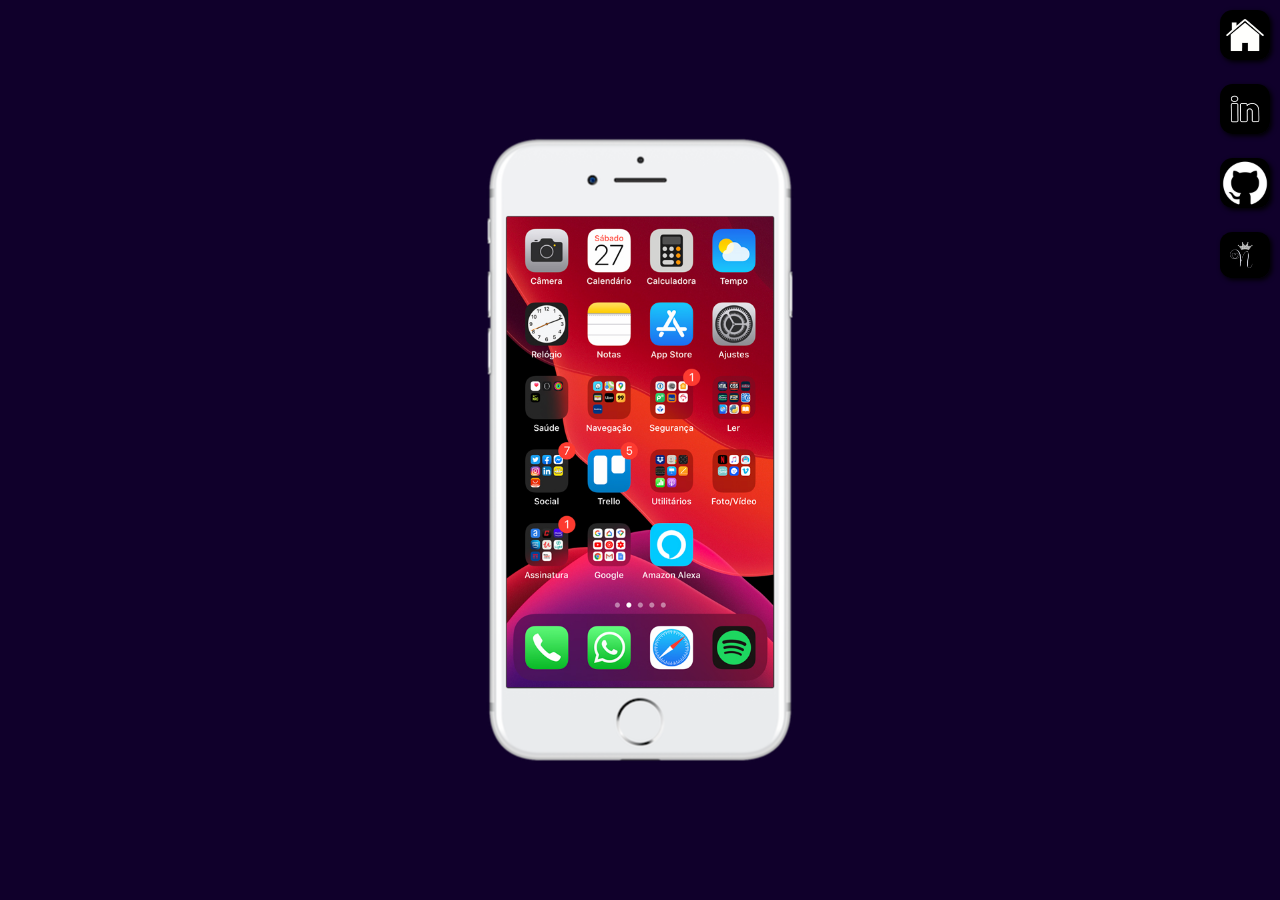
<file: index.html>
<!DOCTYPE html>
<html lang="pt-br">

<head>
    <meta charset="UTF-8">
    <meta name="viewport" content="width=device-width, initial-scale=1.0">
    <link rel="shortcut icon" href="favicon.png" type="image/x-icon">
    <link rel="stylesheet" href="estilos/style.css">
    <title>Projeto Redes Sociais</title>
</head>

<body>
    <main>
        <section id="telefone">
            <iframe src="home.html" name="tela" id="tela" frameborder="0">
                Seu navegador não é compatível com isso.
            </iframe>
        </section>
        <section id="redes-sociais">
            <a href="home.html" target="tela"><img src="imagens/logo-home-preto.jpeg" alt="home"></a>
            <a href="linkedln.html" target="tela"><img src="imagens/logo-linkedln-preto.jpeg" alt="Linkedln"></a>
            <a href="github.html" target="tela"><img src="imagens/logo-github-preto.jpeg" alt="github"></a>
            <a href="portfolio.html" target="tela"><img src="imagens/N.jpeg" alt="Portfolio"></a>

        </section>
    </main>
</body>

</html>
</file>
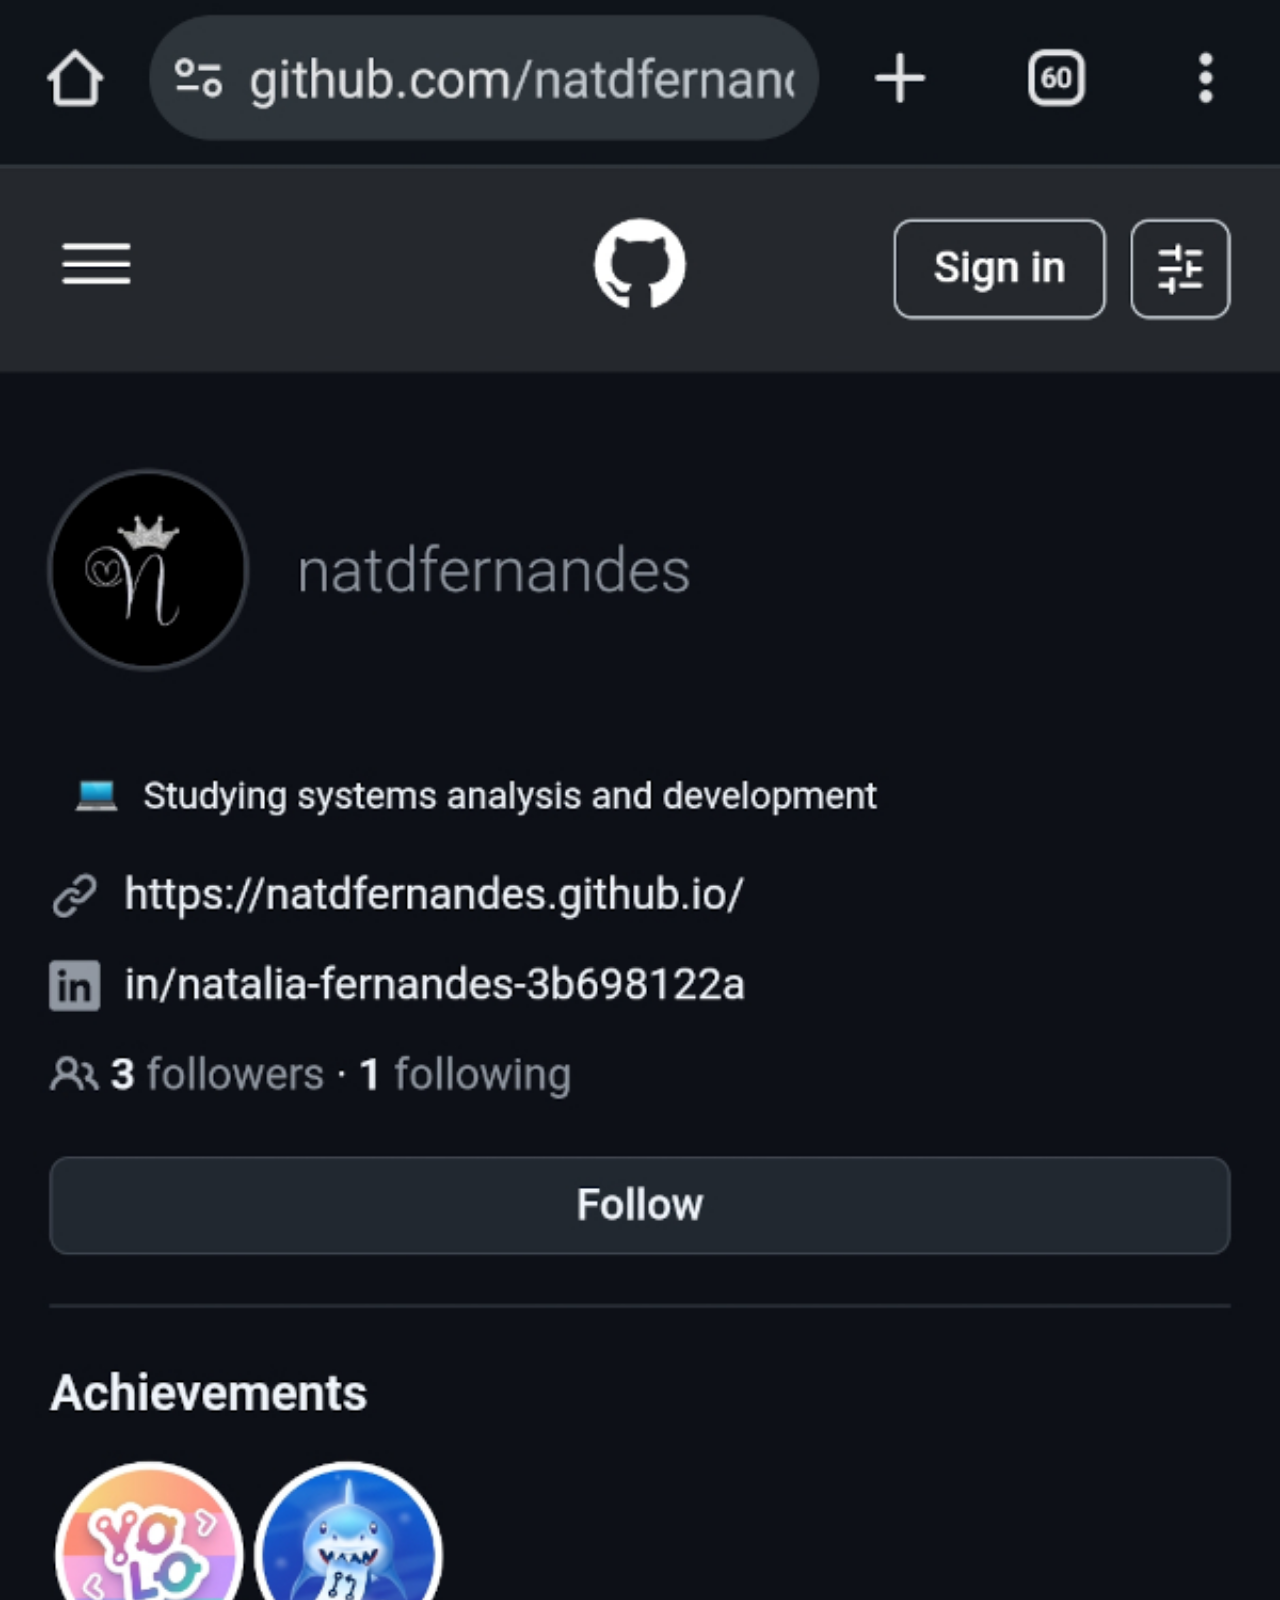
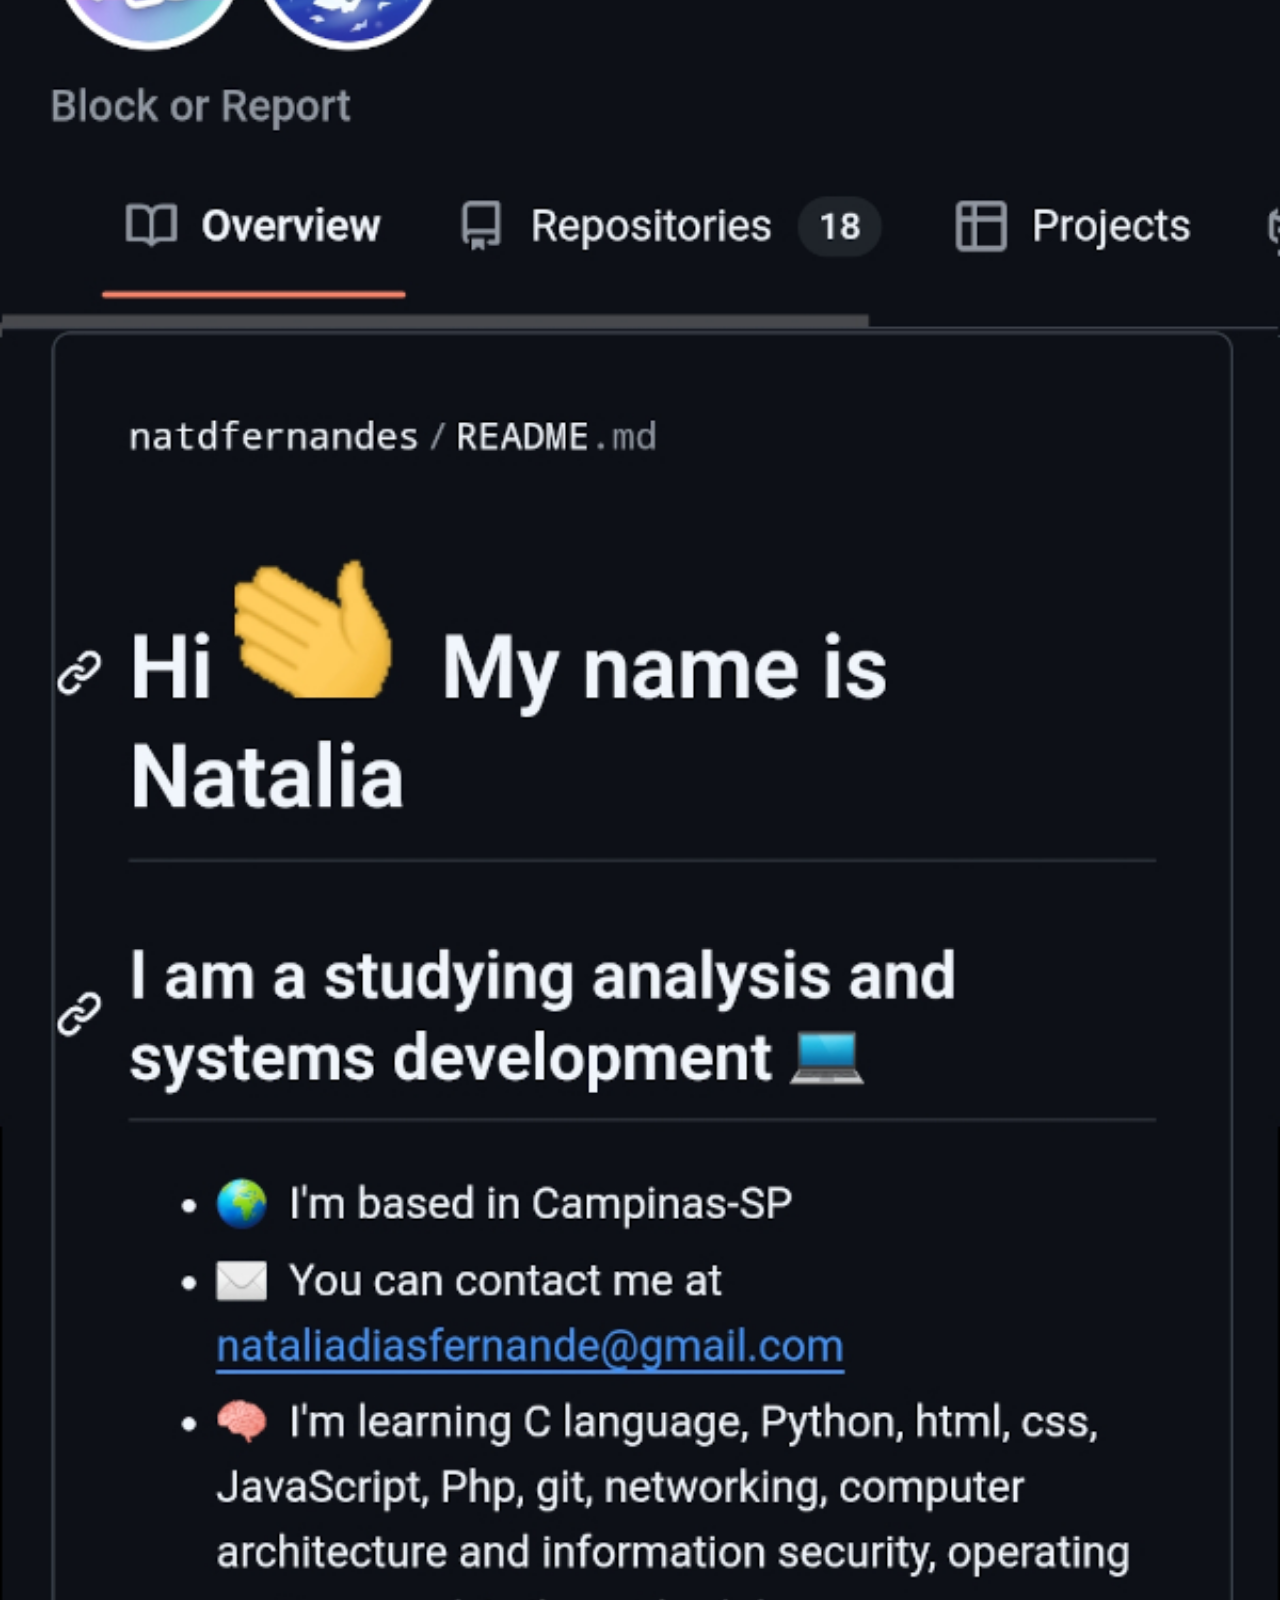
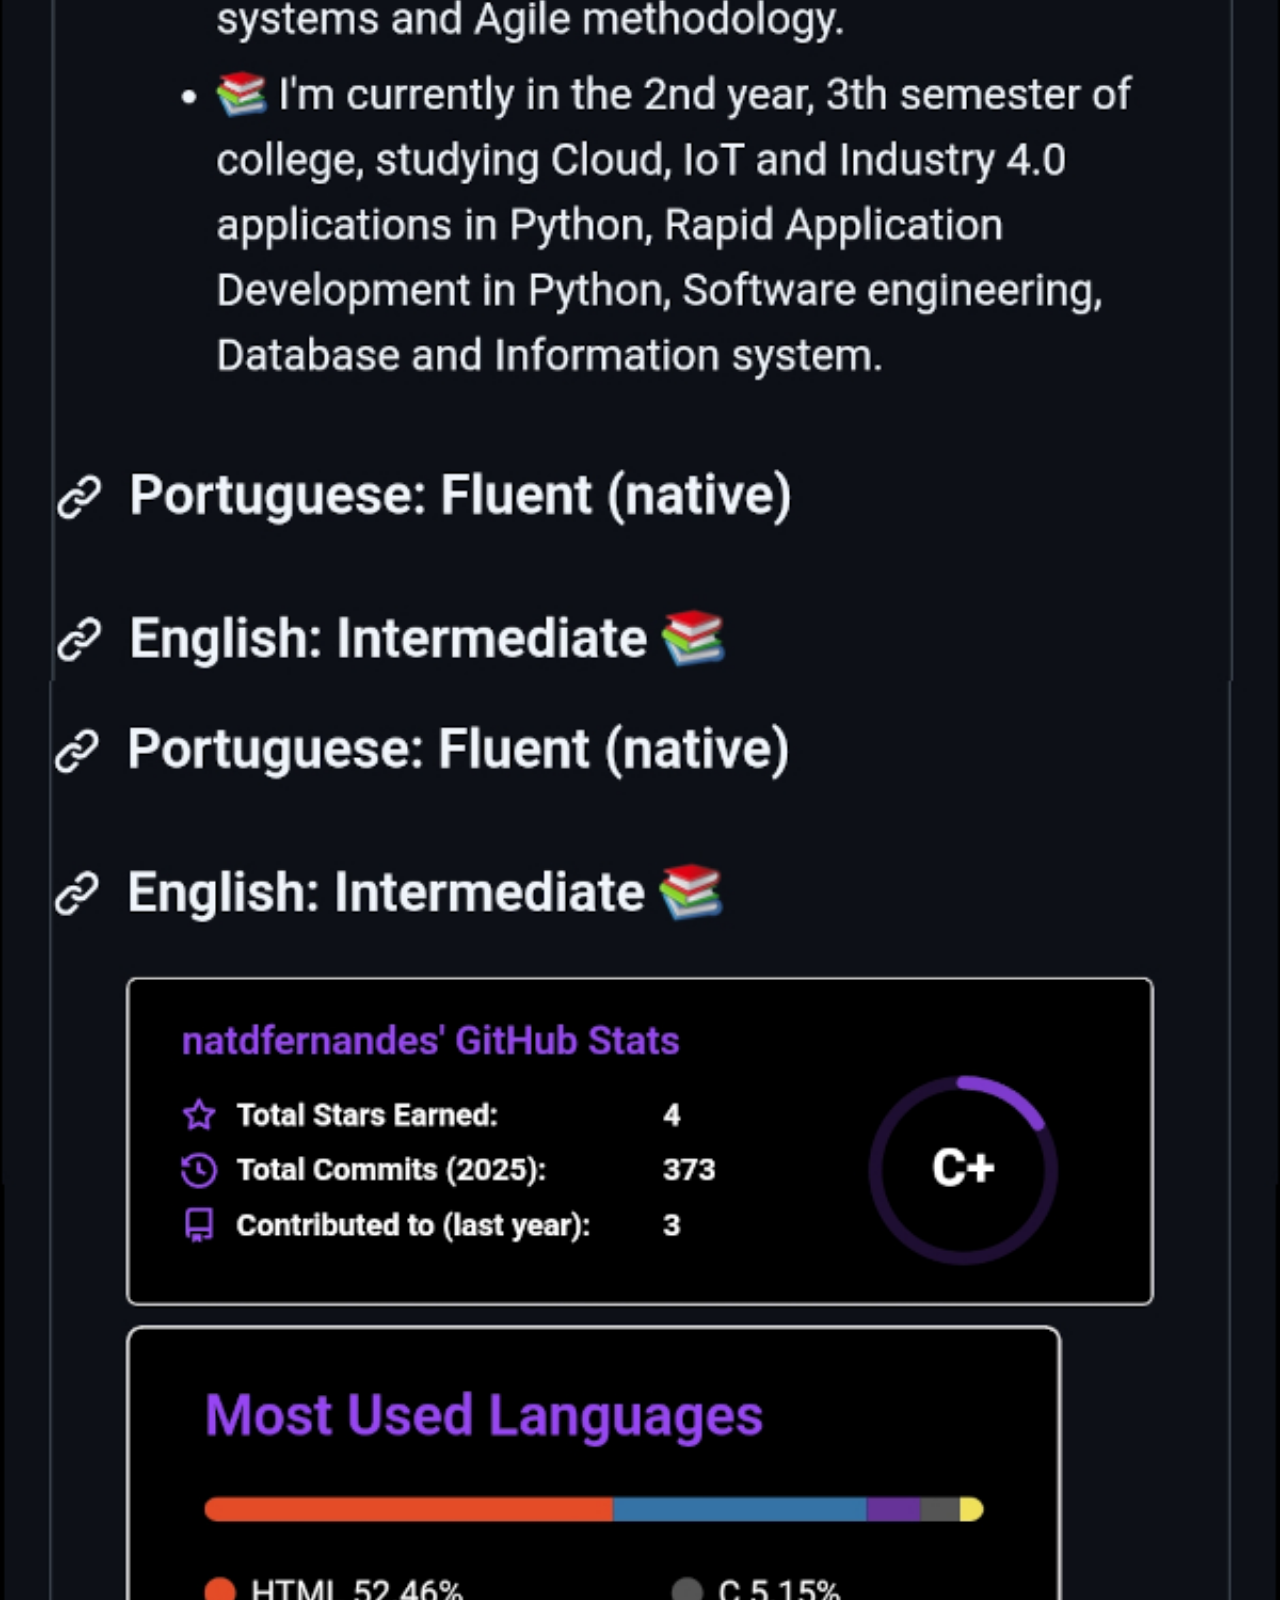
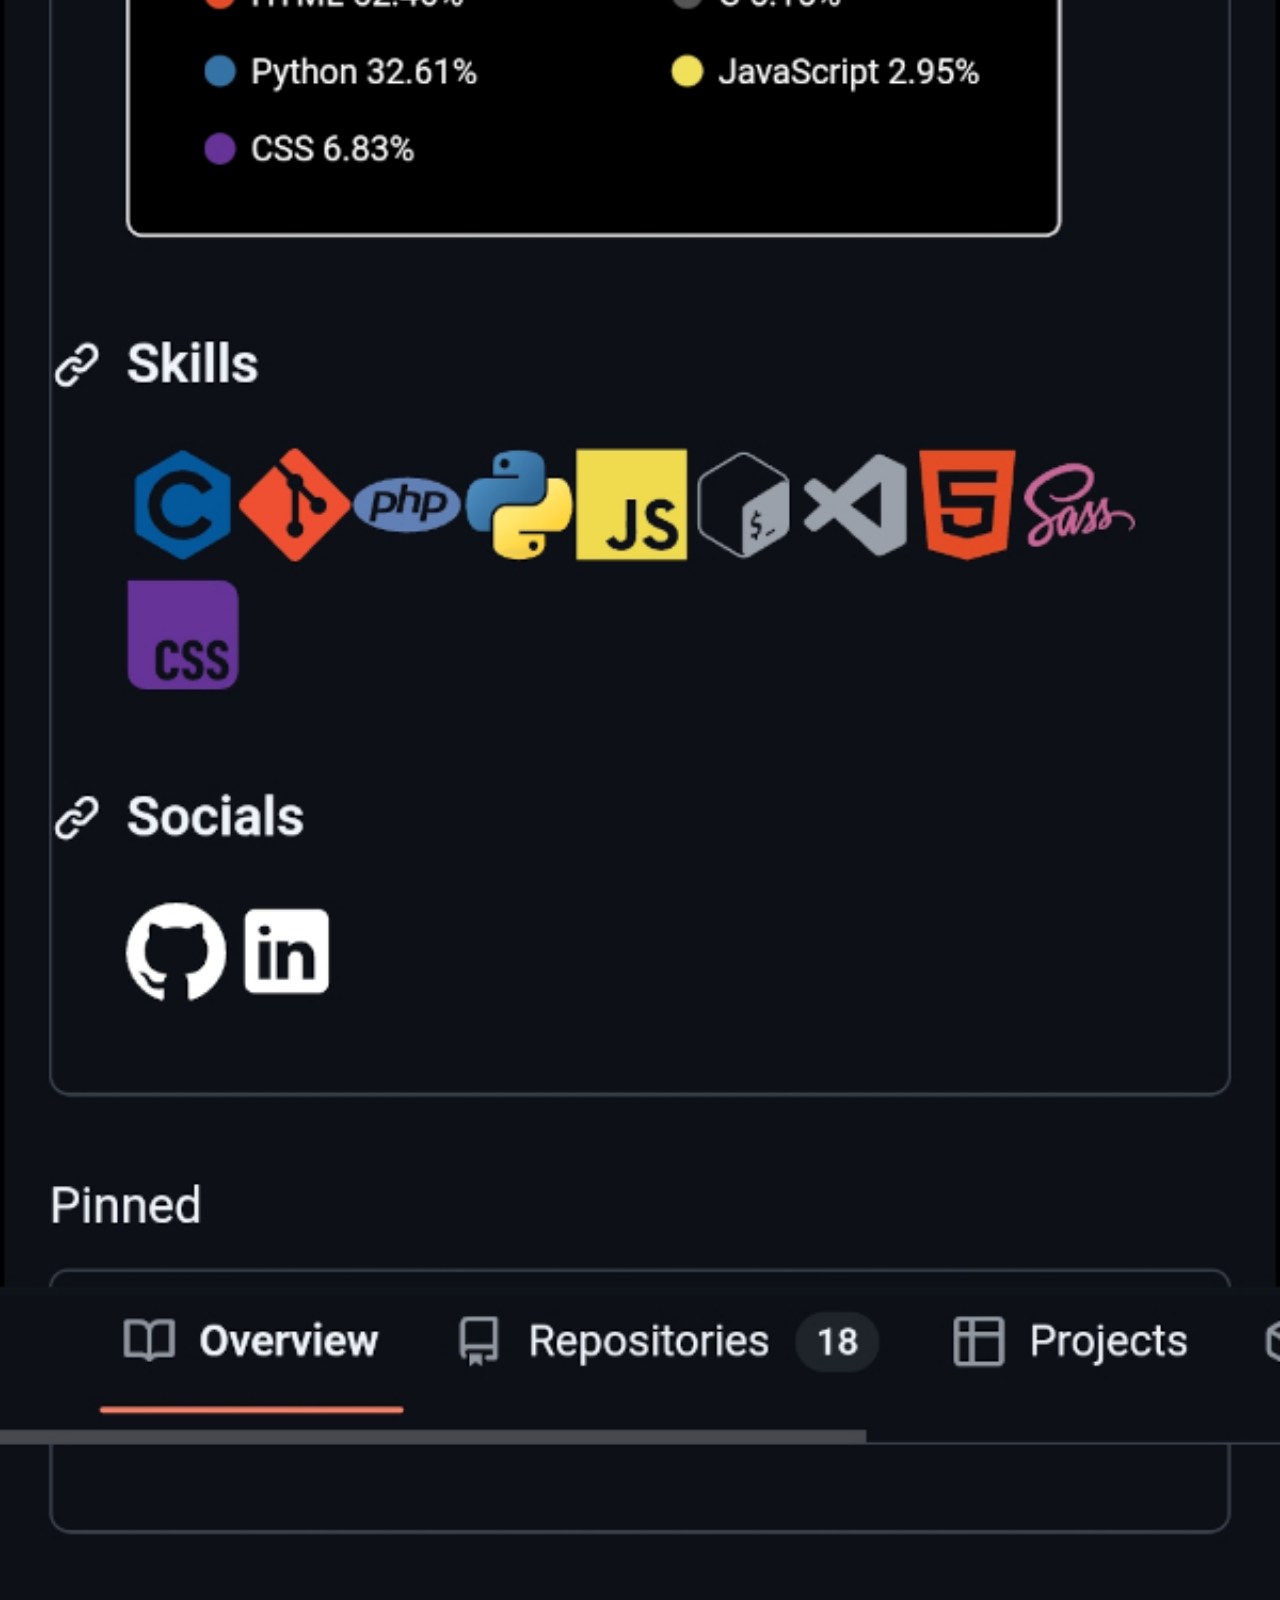
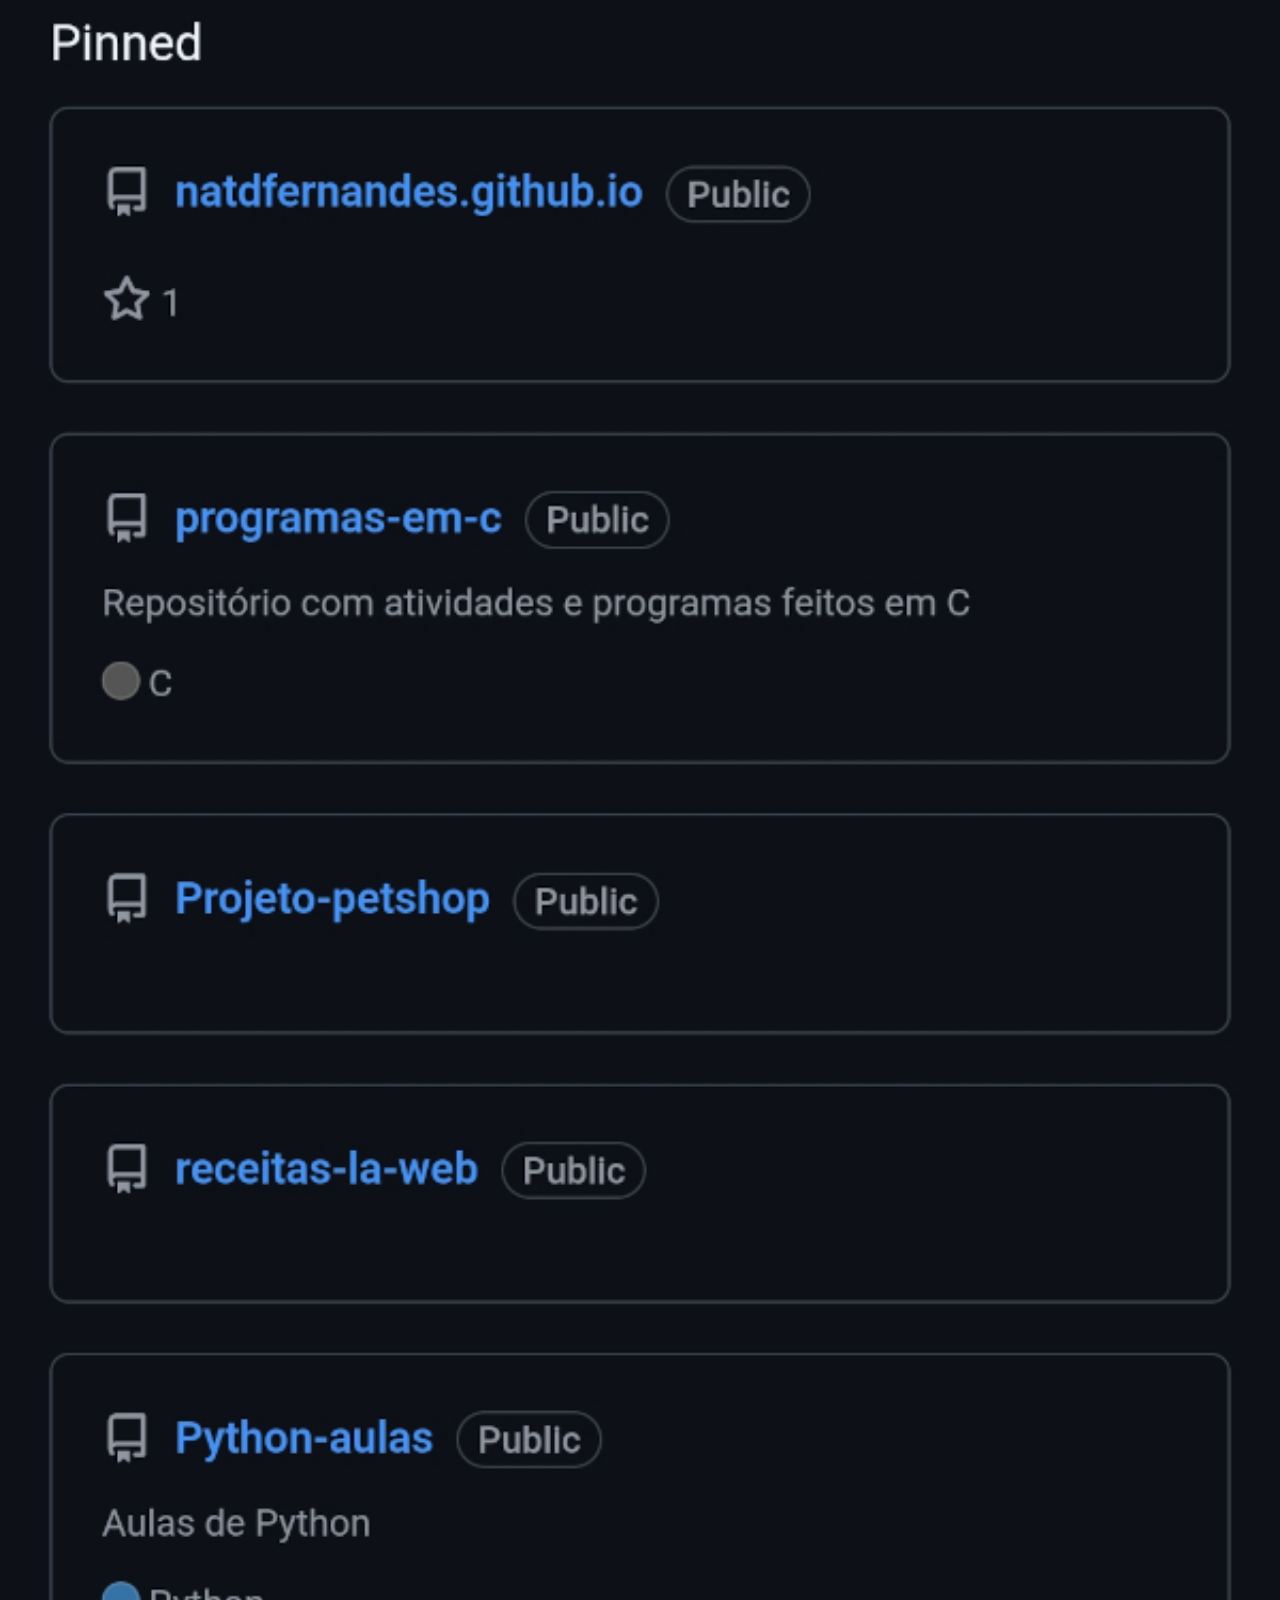
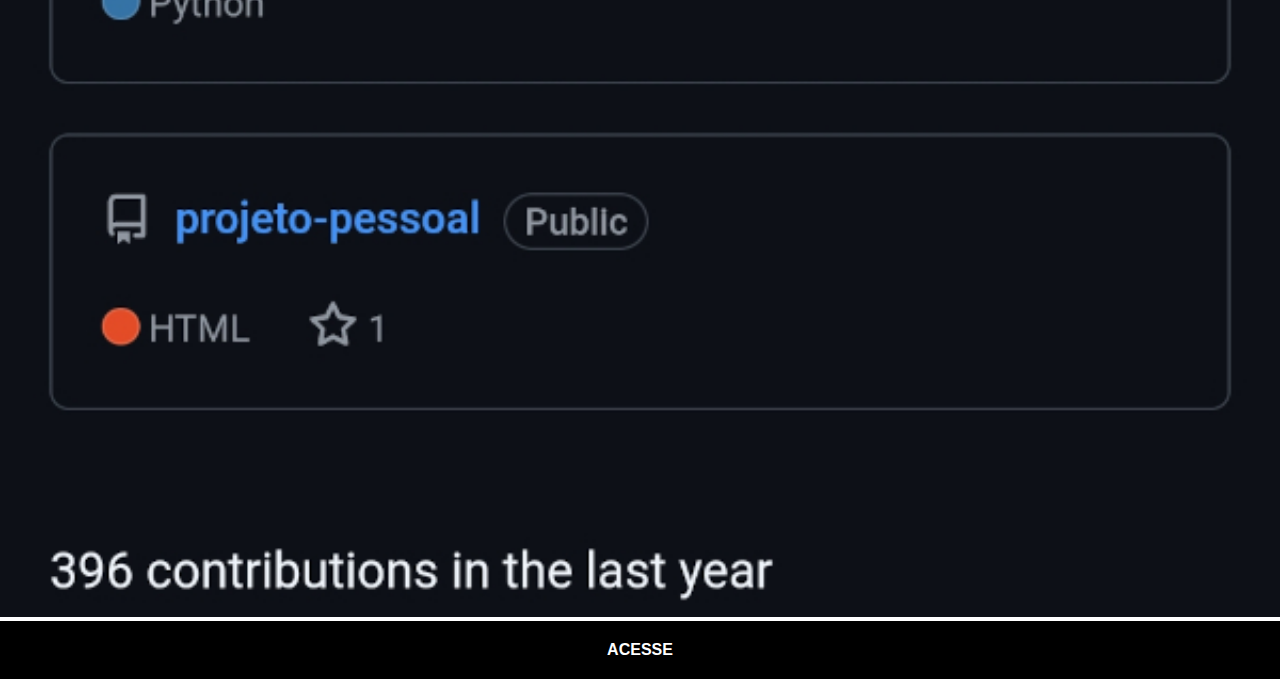
<file: github.html>
<!DOCTYPE html>
<html lang="pt-br">

<head>
    <meta charset="UTF-8">
    <meta name="viewport" content="width=device-width, initial-scale=1.0">
    <link rel="stylesheet" href="estilos/social.css" .css">
    <title>Github</title>
</head>

<body>
    <img src="imagens/tela-github-pessoal.jpg" alt="Github">
    <a href="https://github.com/natdfernandes" target="_blank">ACESSE</a>
</body>

</html>
</file>
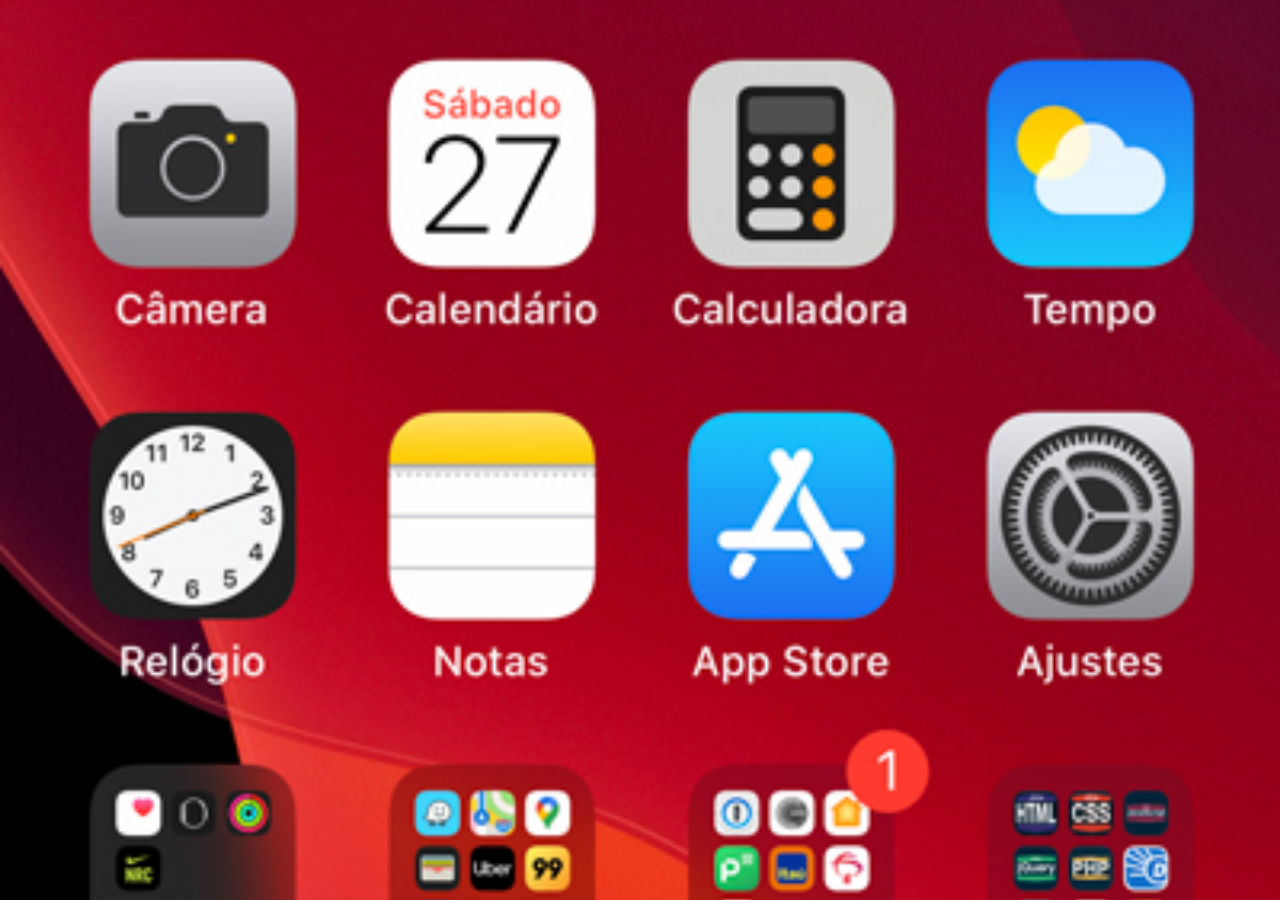
<file: home.html>
<!DOCTYPE html>
<html lang="pt-br">

<head>
    <meta charset="UTF-8">
    <meta name="viewport" content="width=device-width, initial-scale=1.0">
    <title>Home</title>
    <style>
        * {
            margin: 0px;
            padding: 0px;
        }

        body {
            width: 100vw;
            height: 100vh;
            background: black url('imagens/tela-home.jpg') no-repeat top center;
            background-size: cover;
        }
    </style>
</head>

<body>

</body>

</html>
</file>
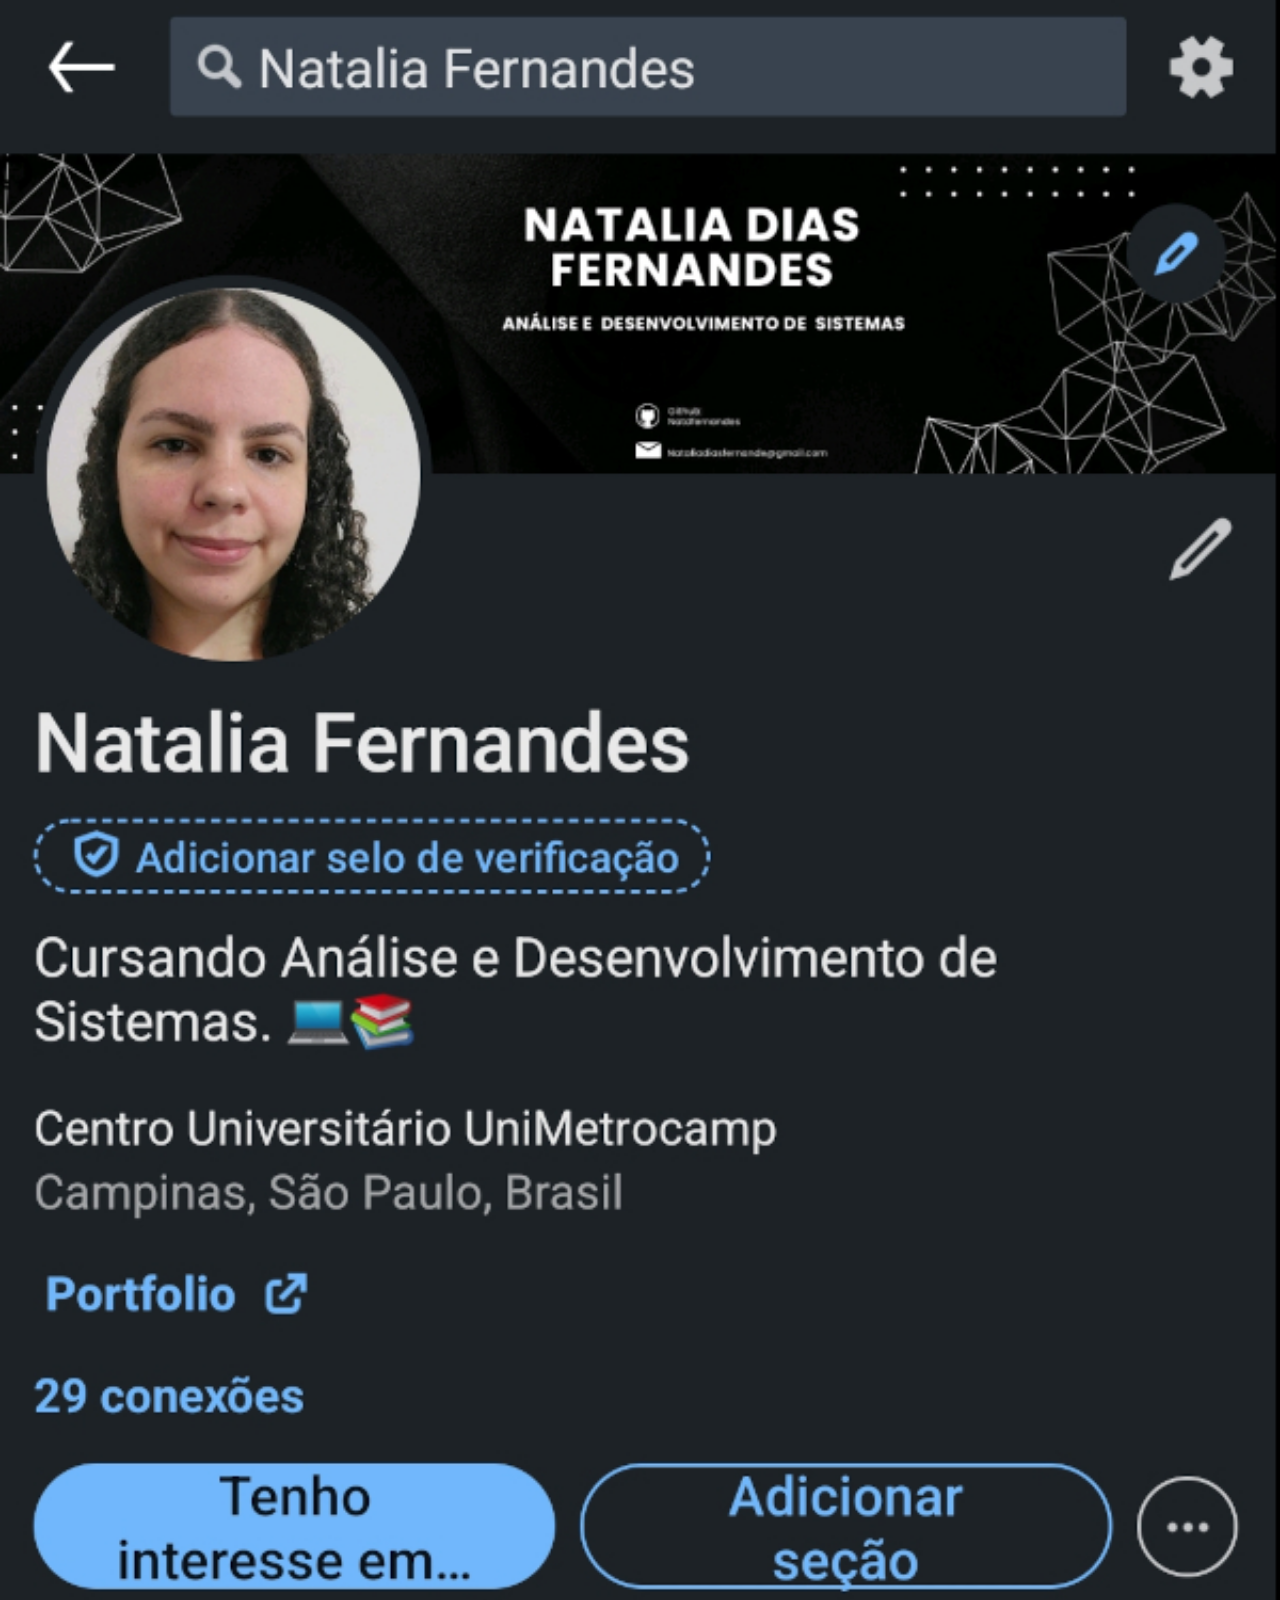
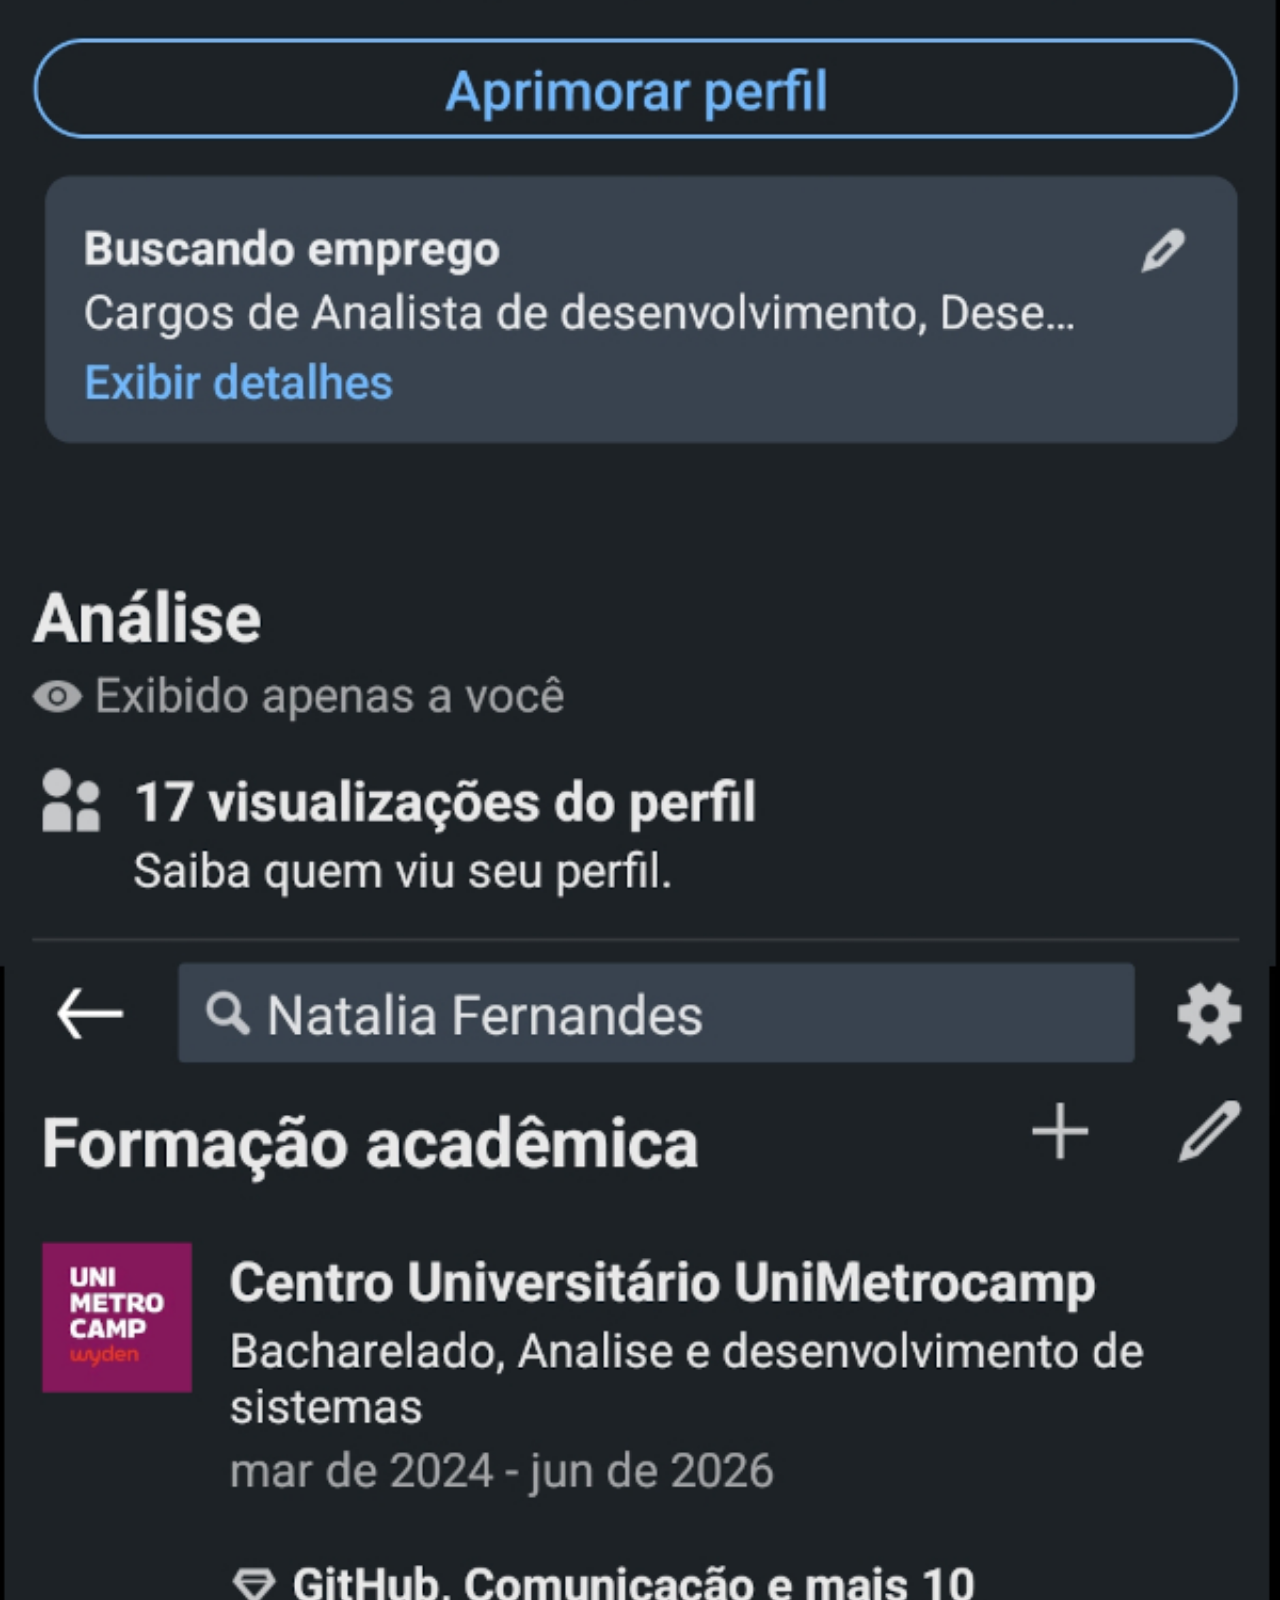
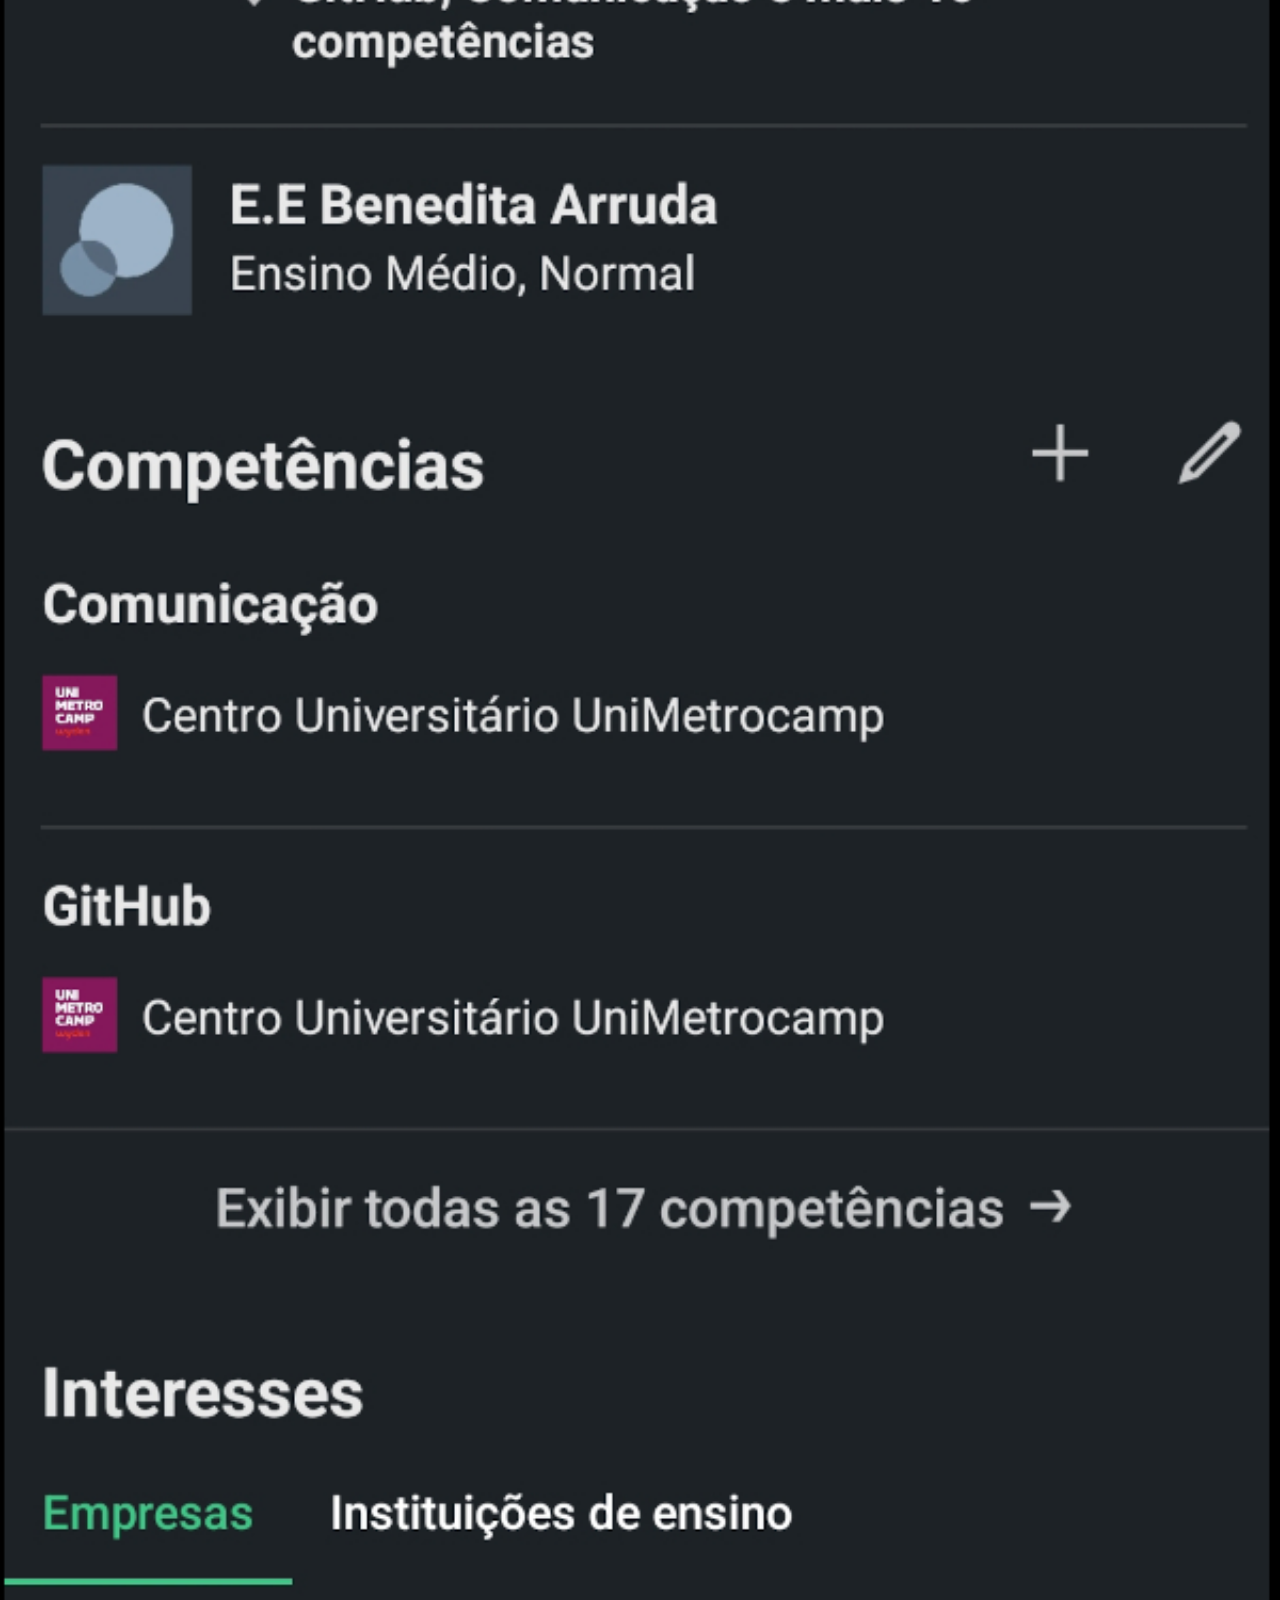
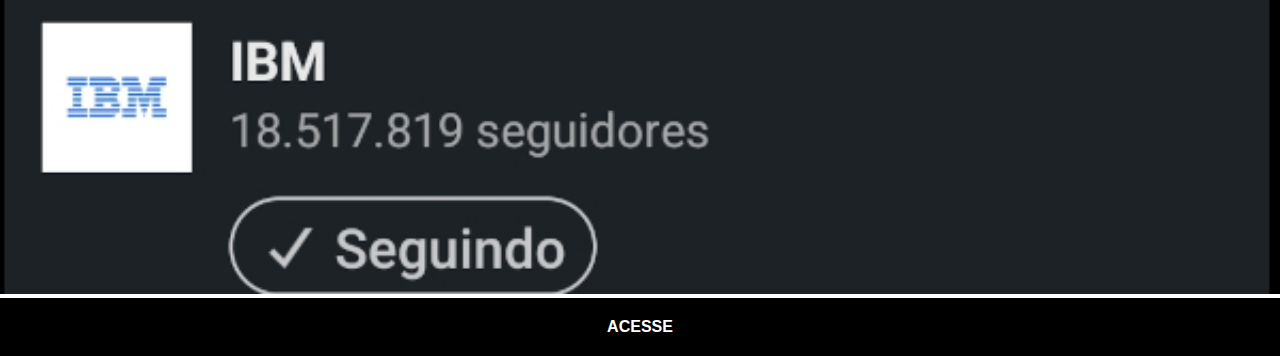
<file: linkedln.html>
<!DOCTYPE html>
<html lang="pt-br">

<head>
    <meta charset="UTF-8">
    <meta name="viewport" content="width=device-width, initial-scale=1.0">
    <title>Linkedln</title>
    <link rel="stylesheet" href="estilos/social.css">
</head>

<body>
    <img src="imagens/tela-LinkedIn.jpg" alt="Linkedln">
    <a href="https://www.linkedin.com/in/natdiasfernandes/" target="_blank">ACESSE</a>
</body>

</html>
</file>
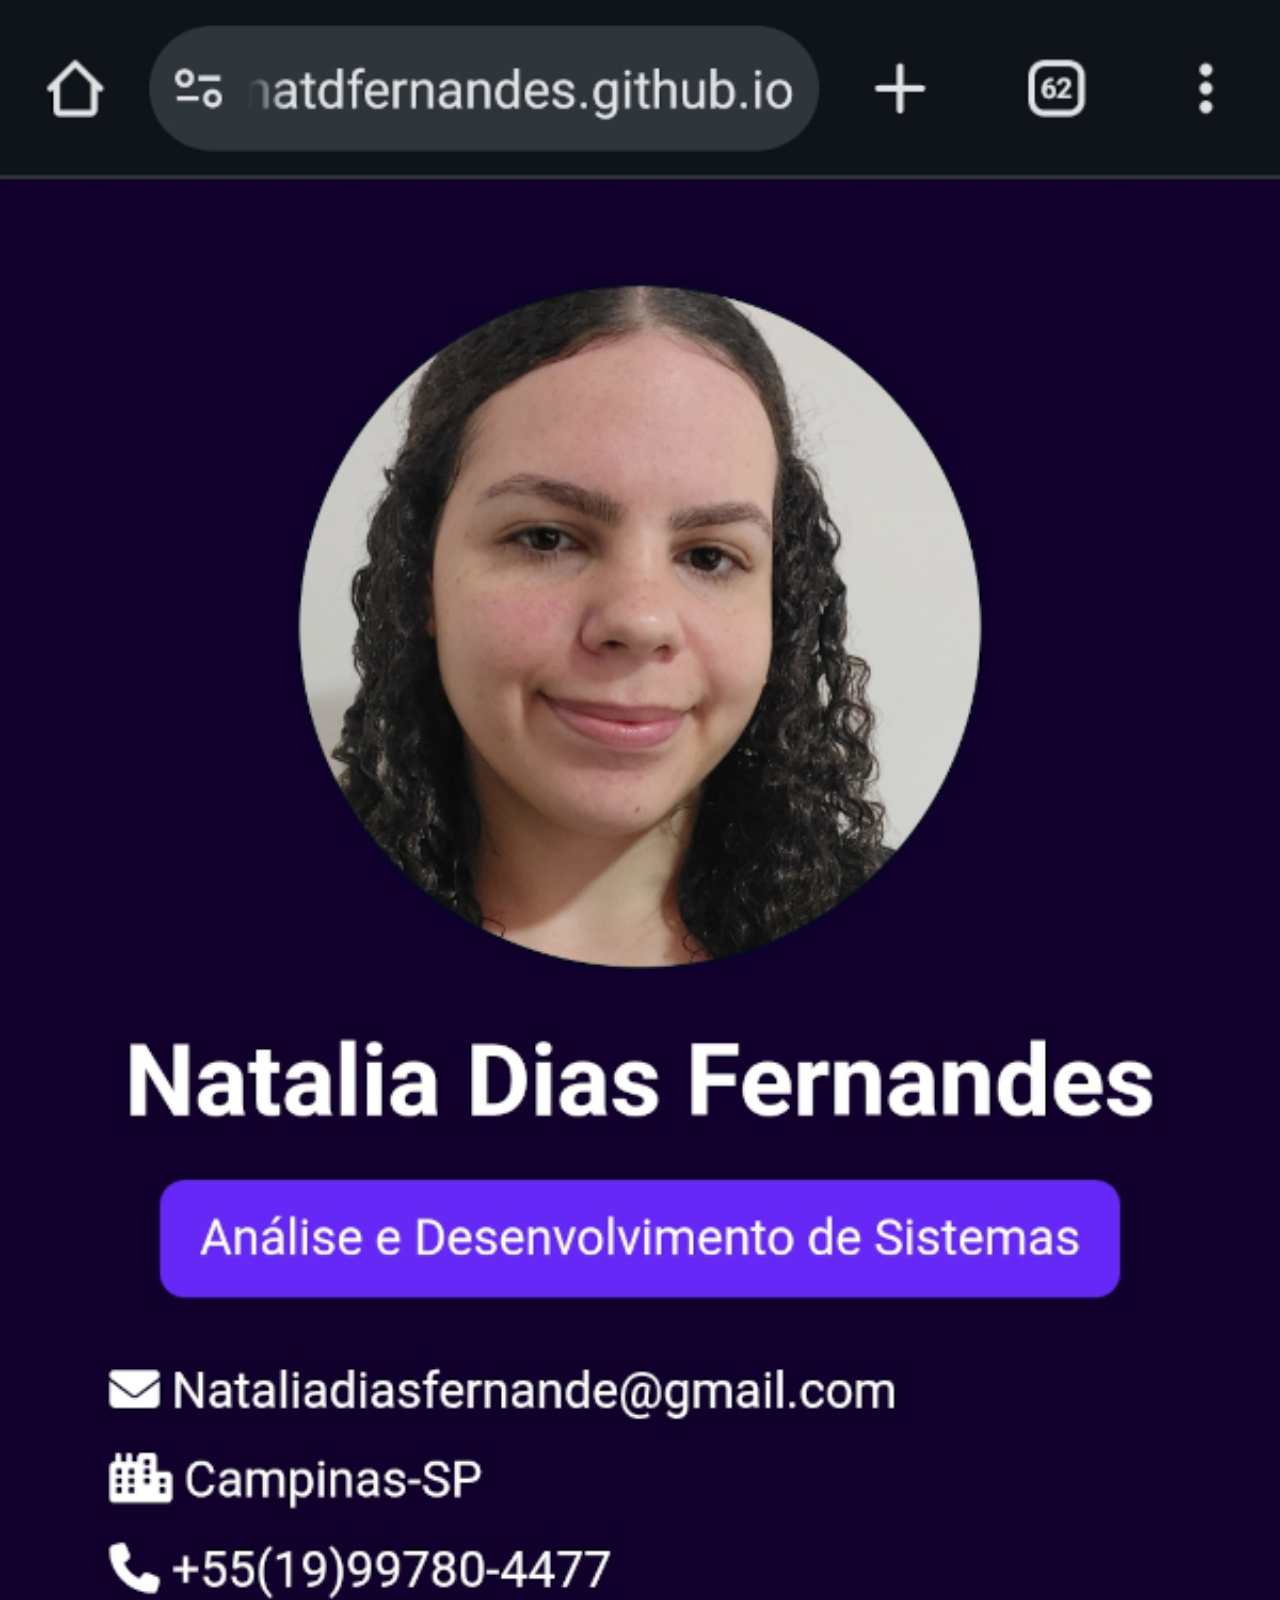
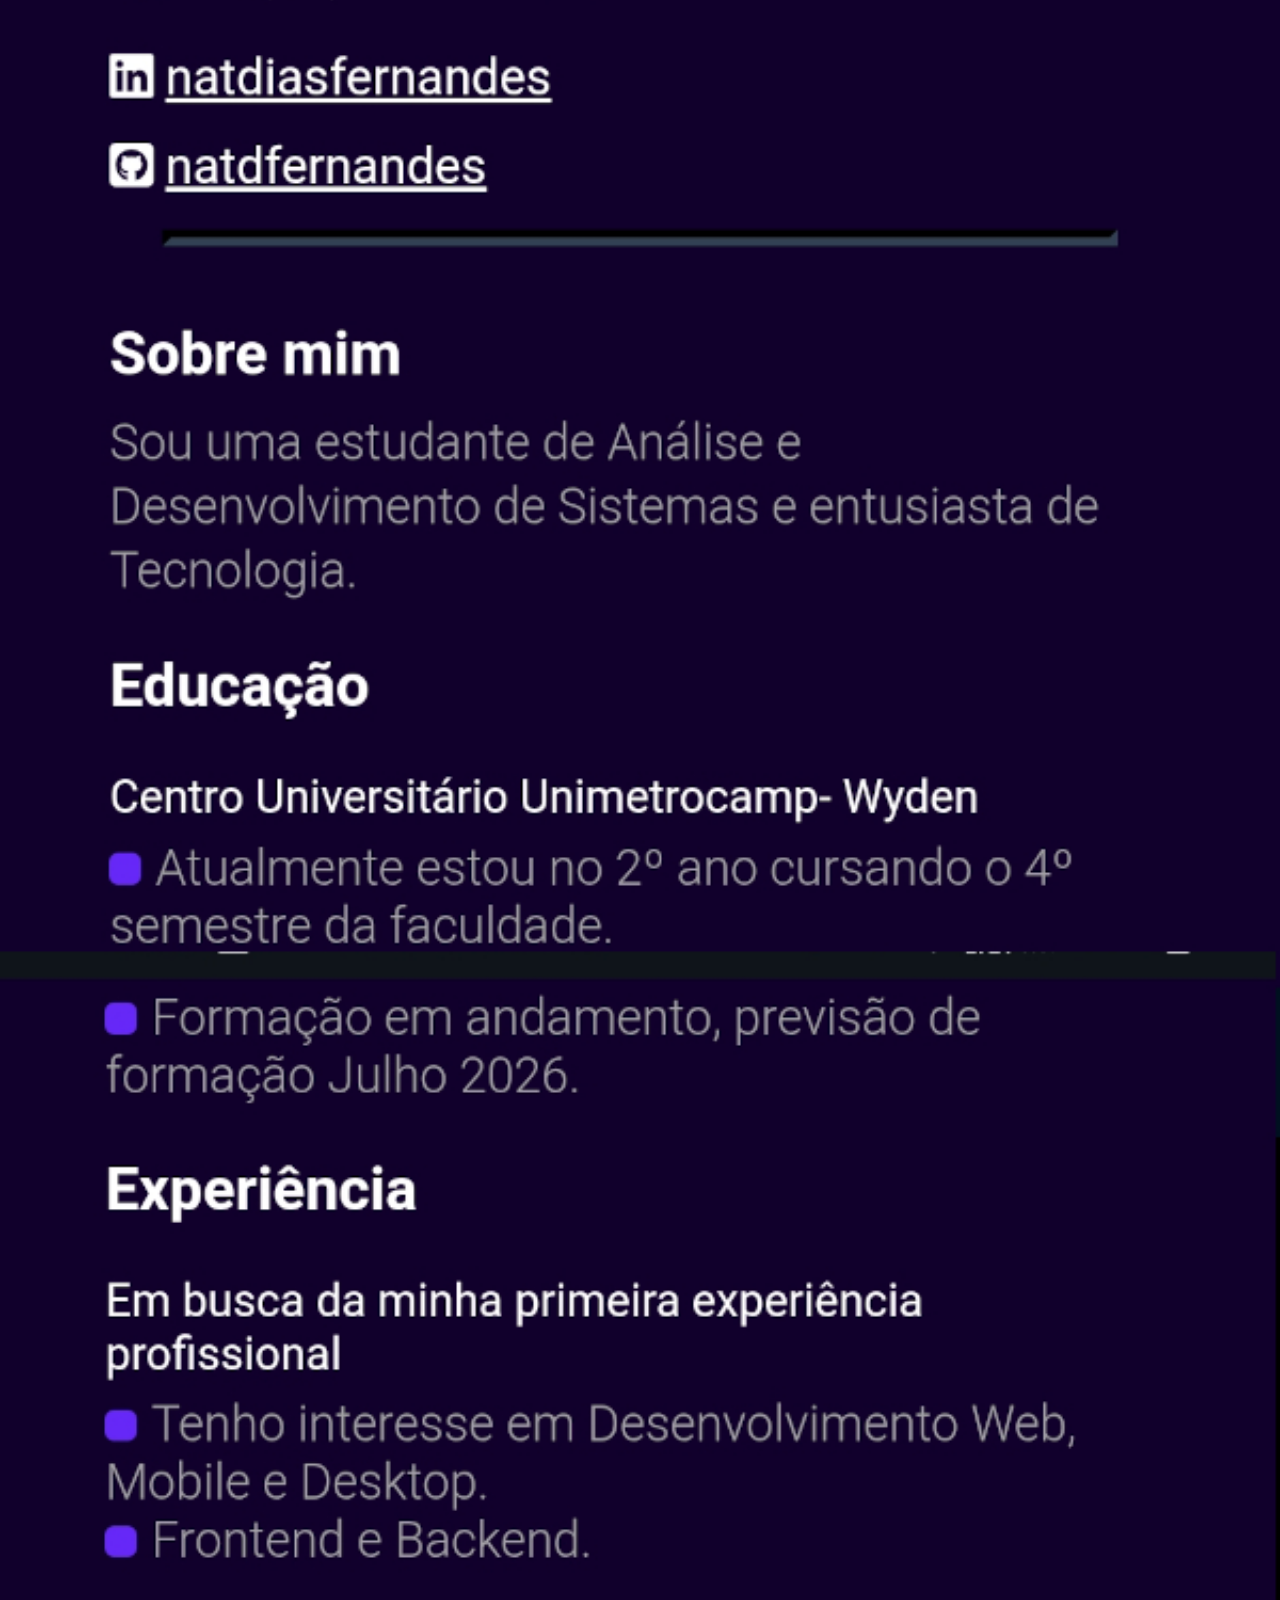
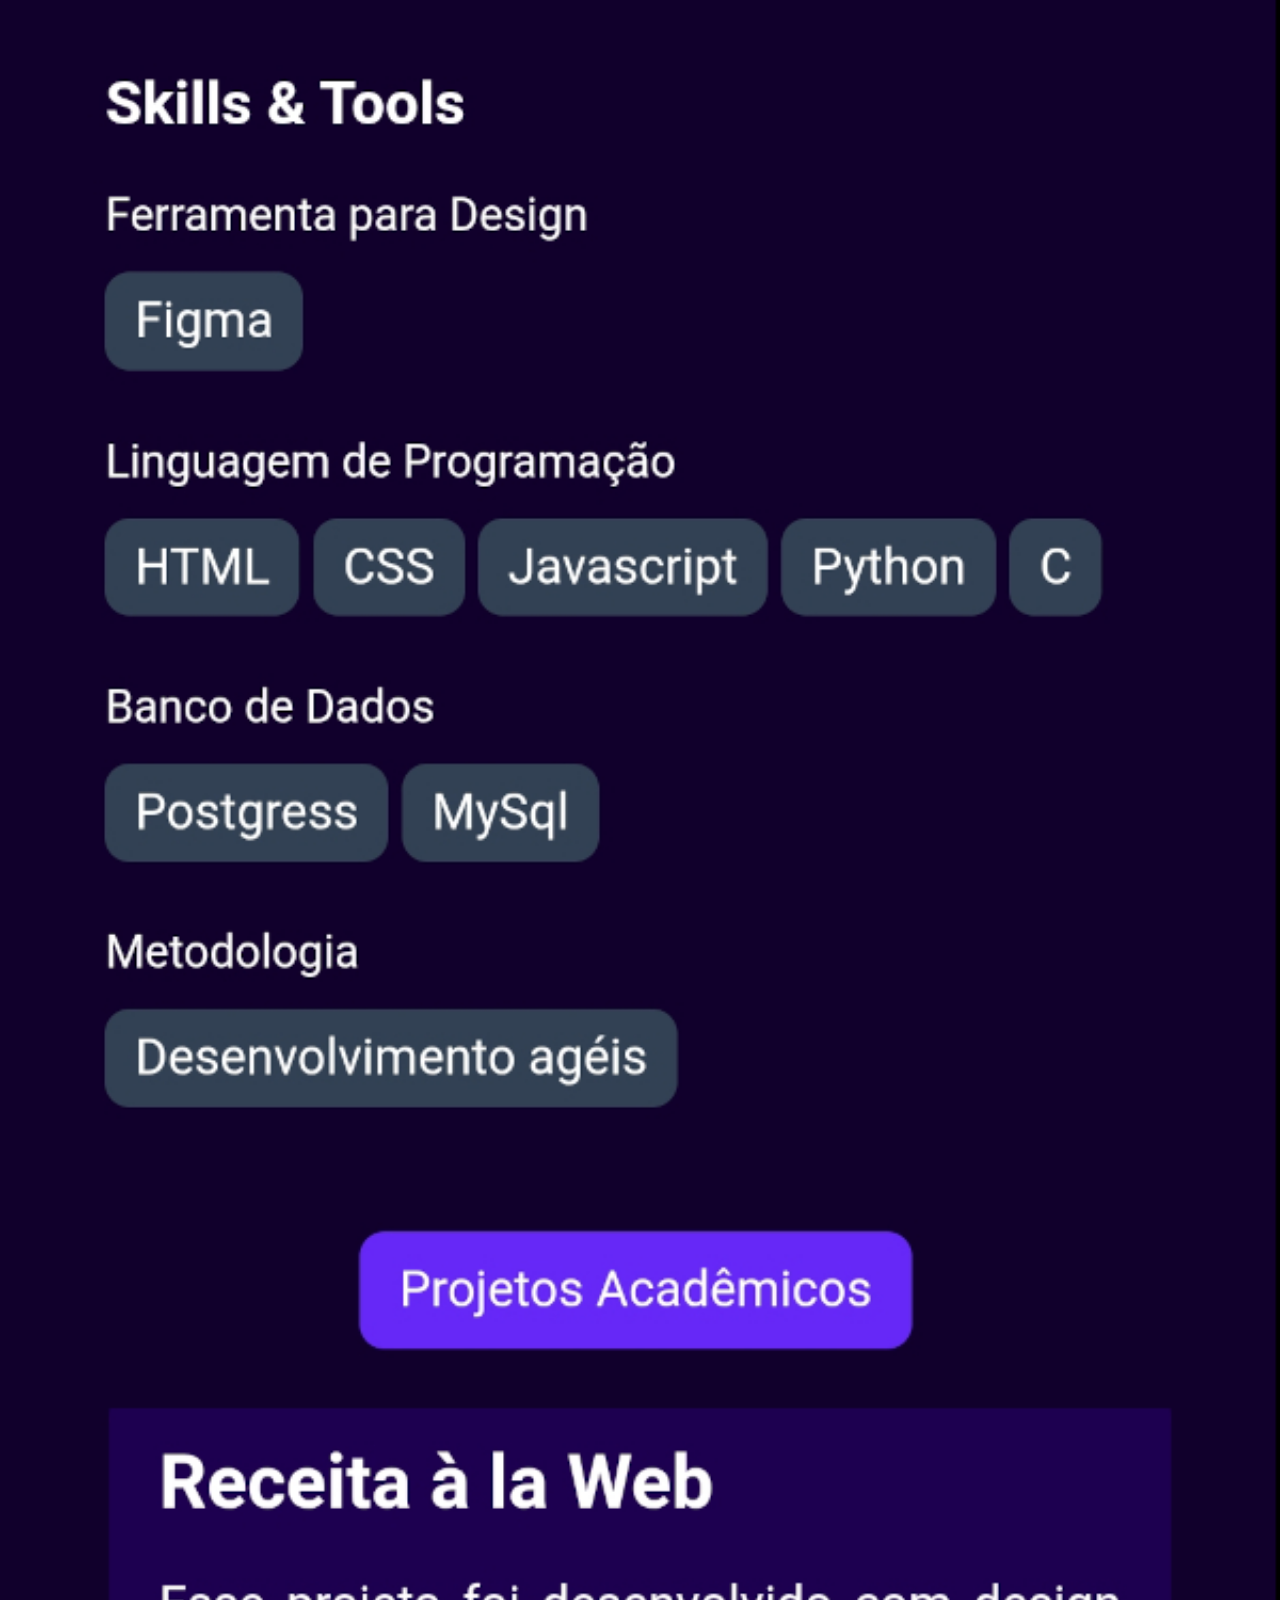
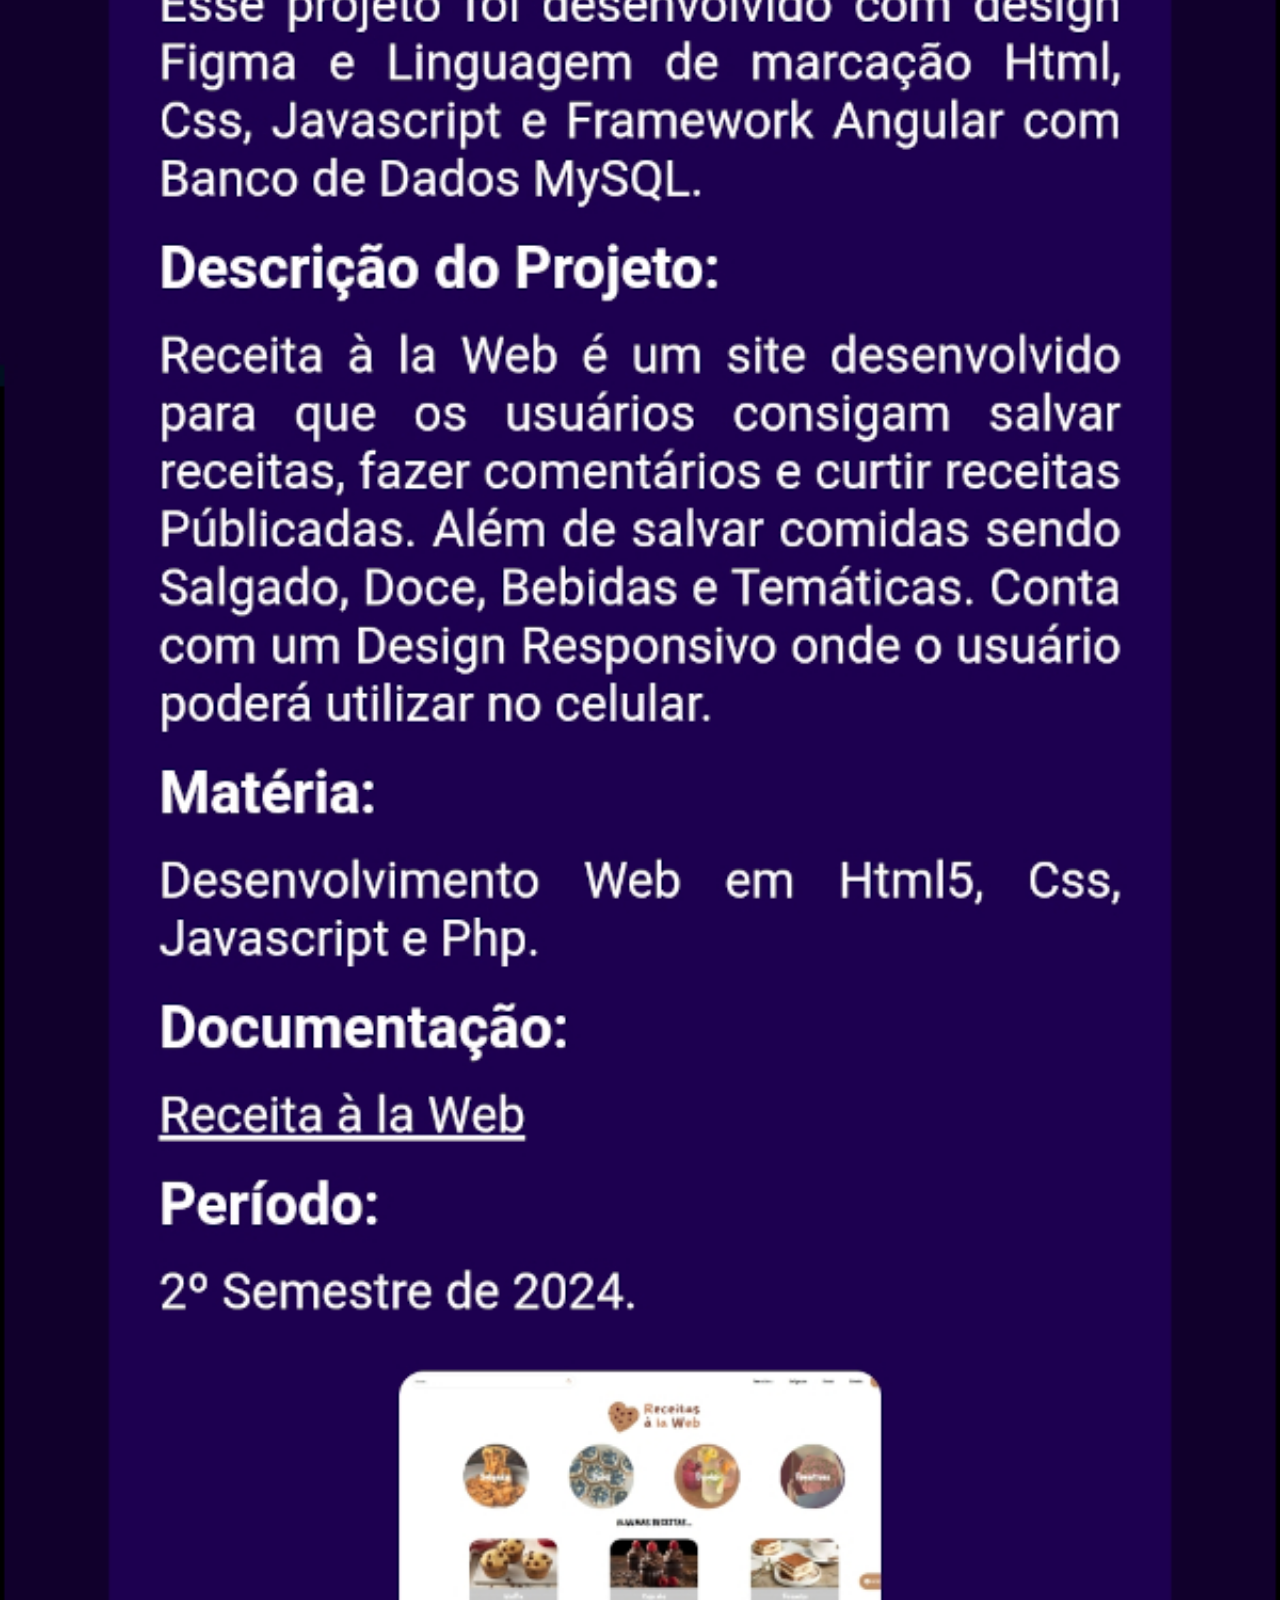
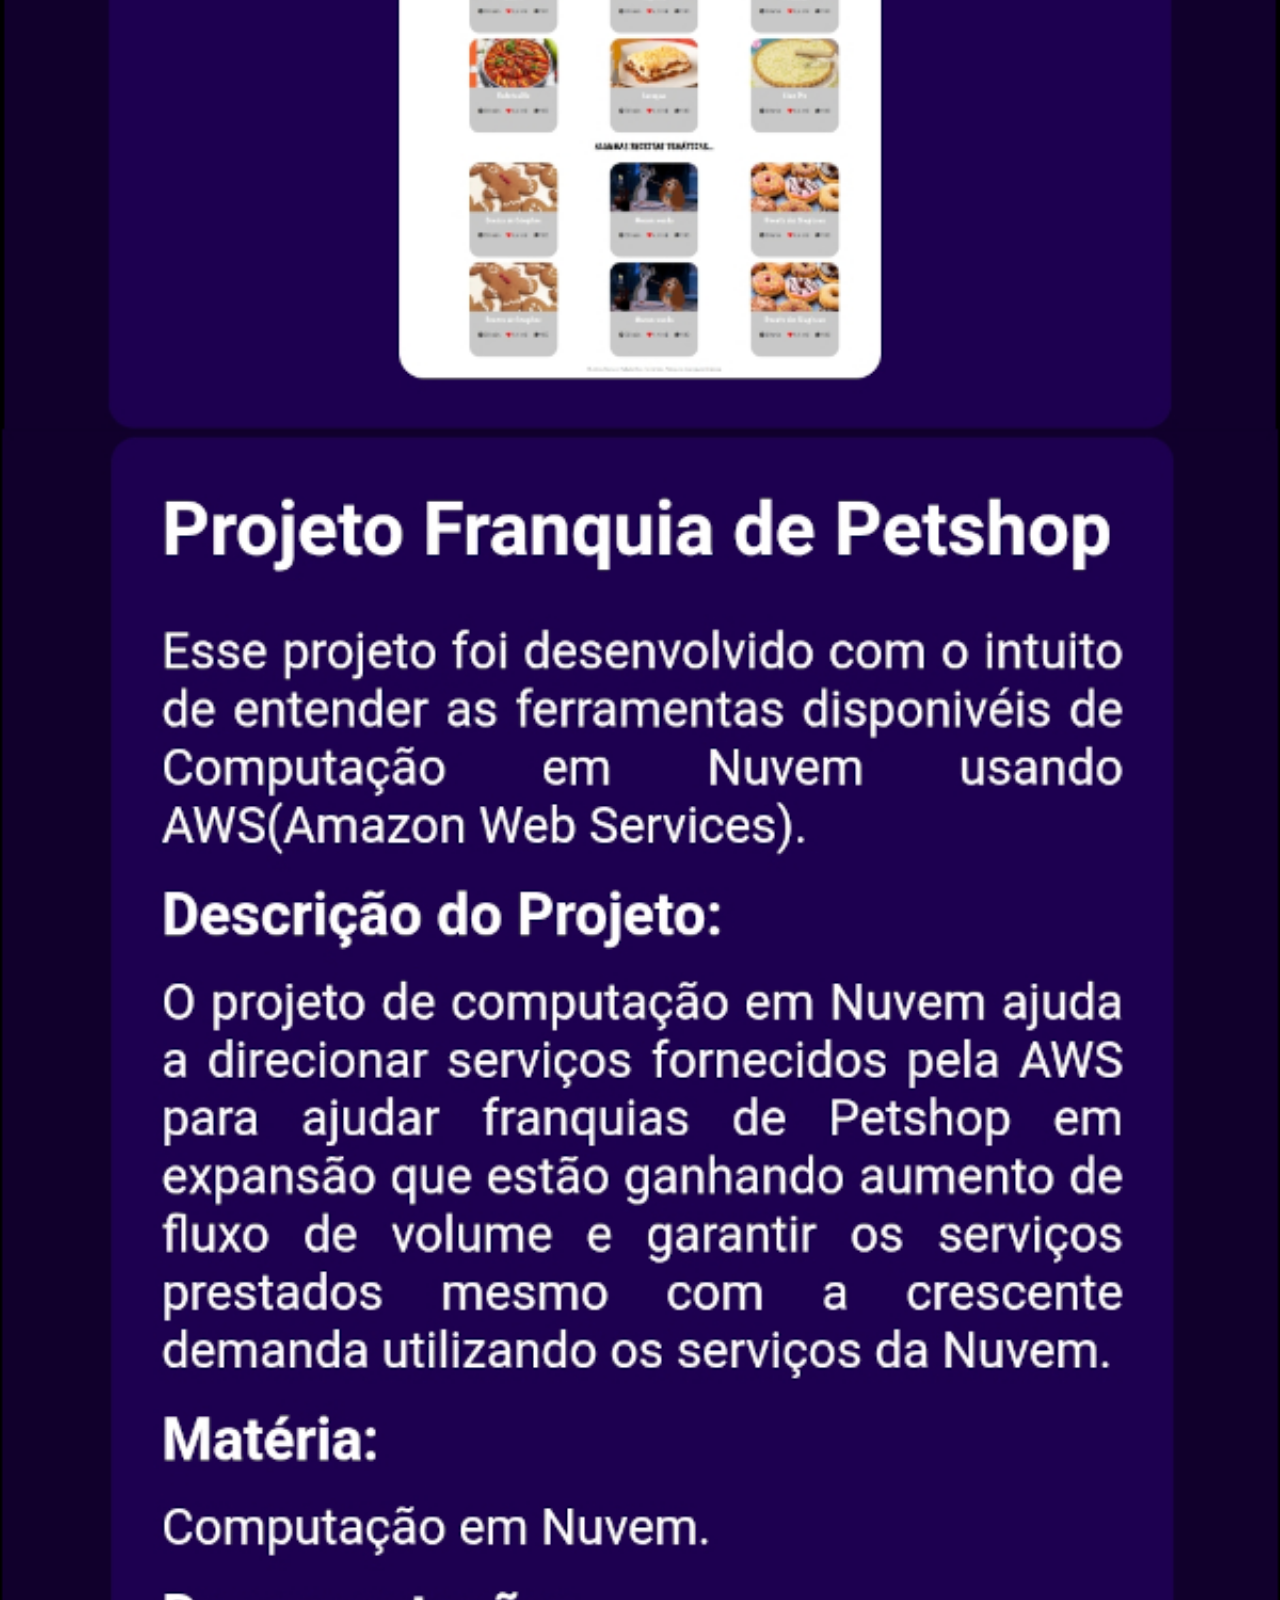
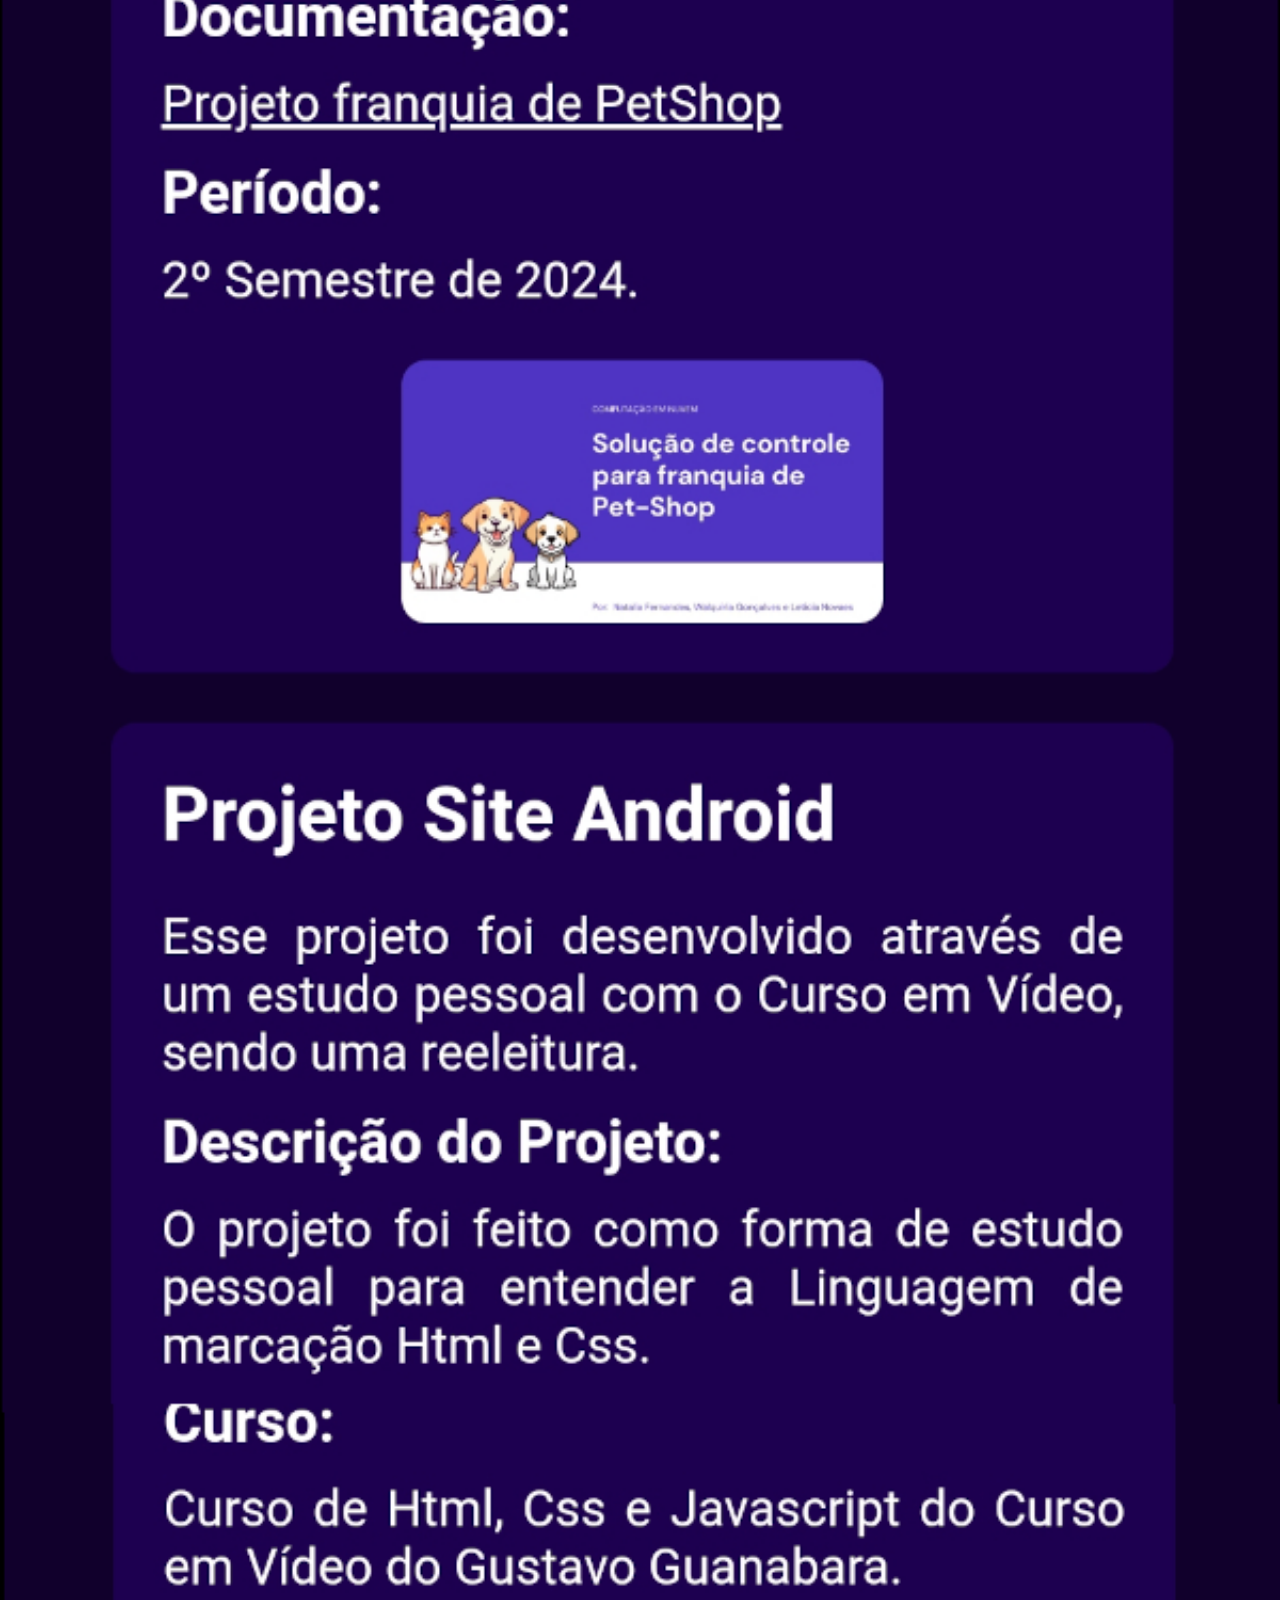
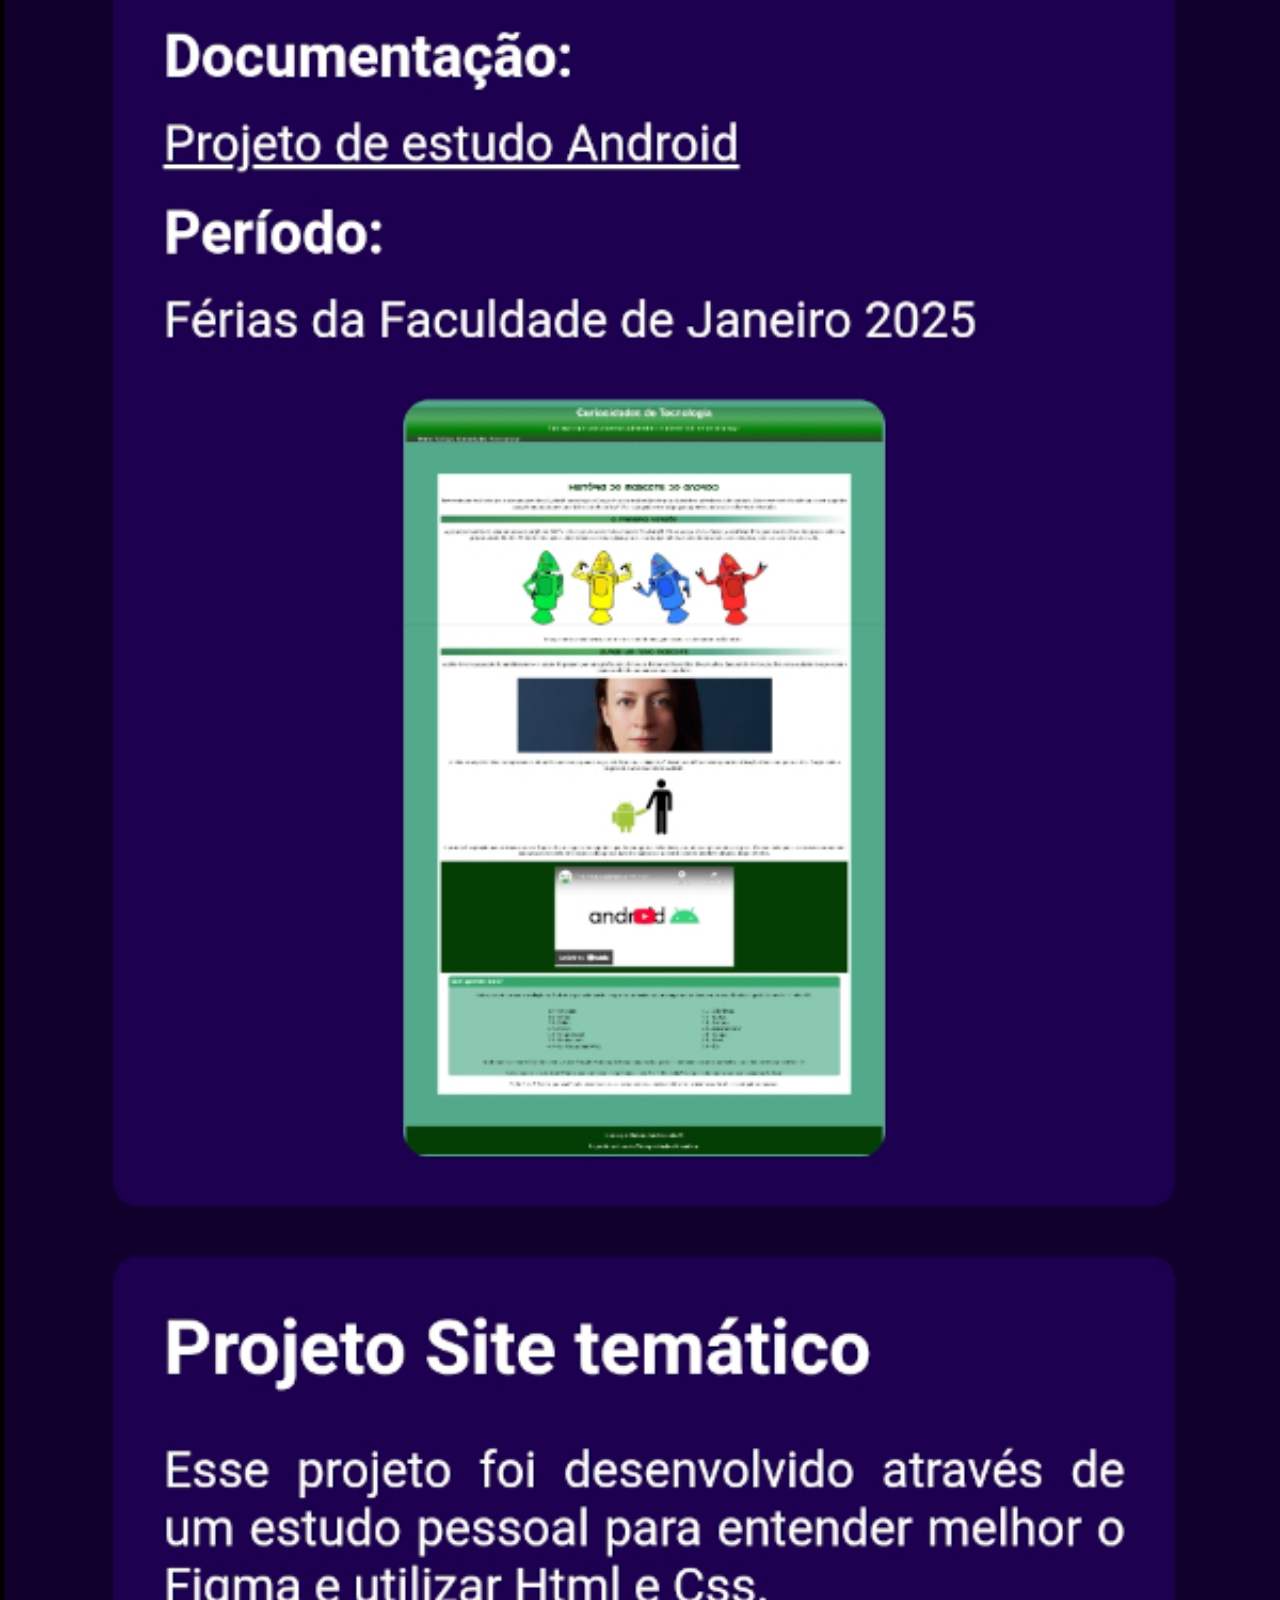
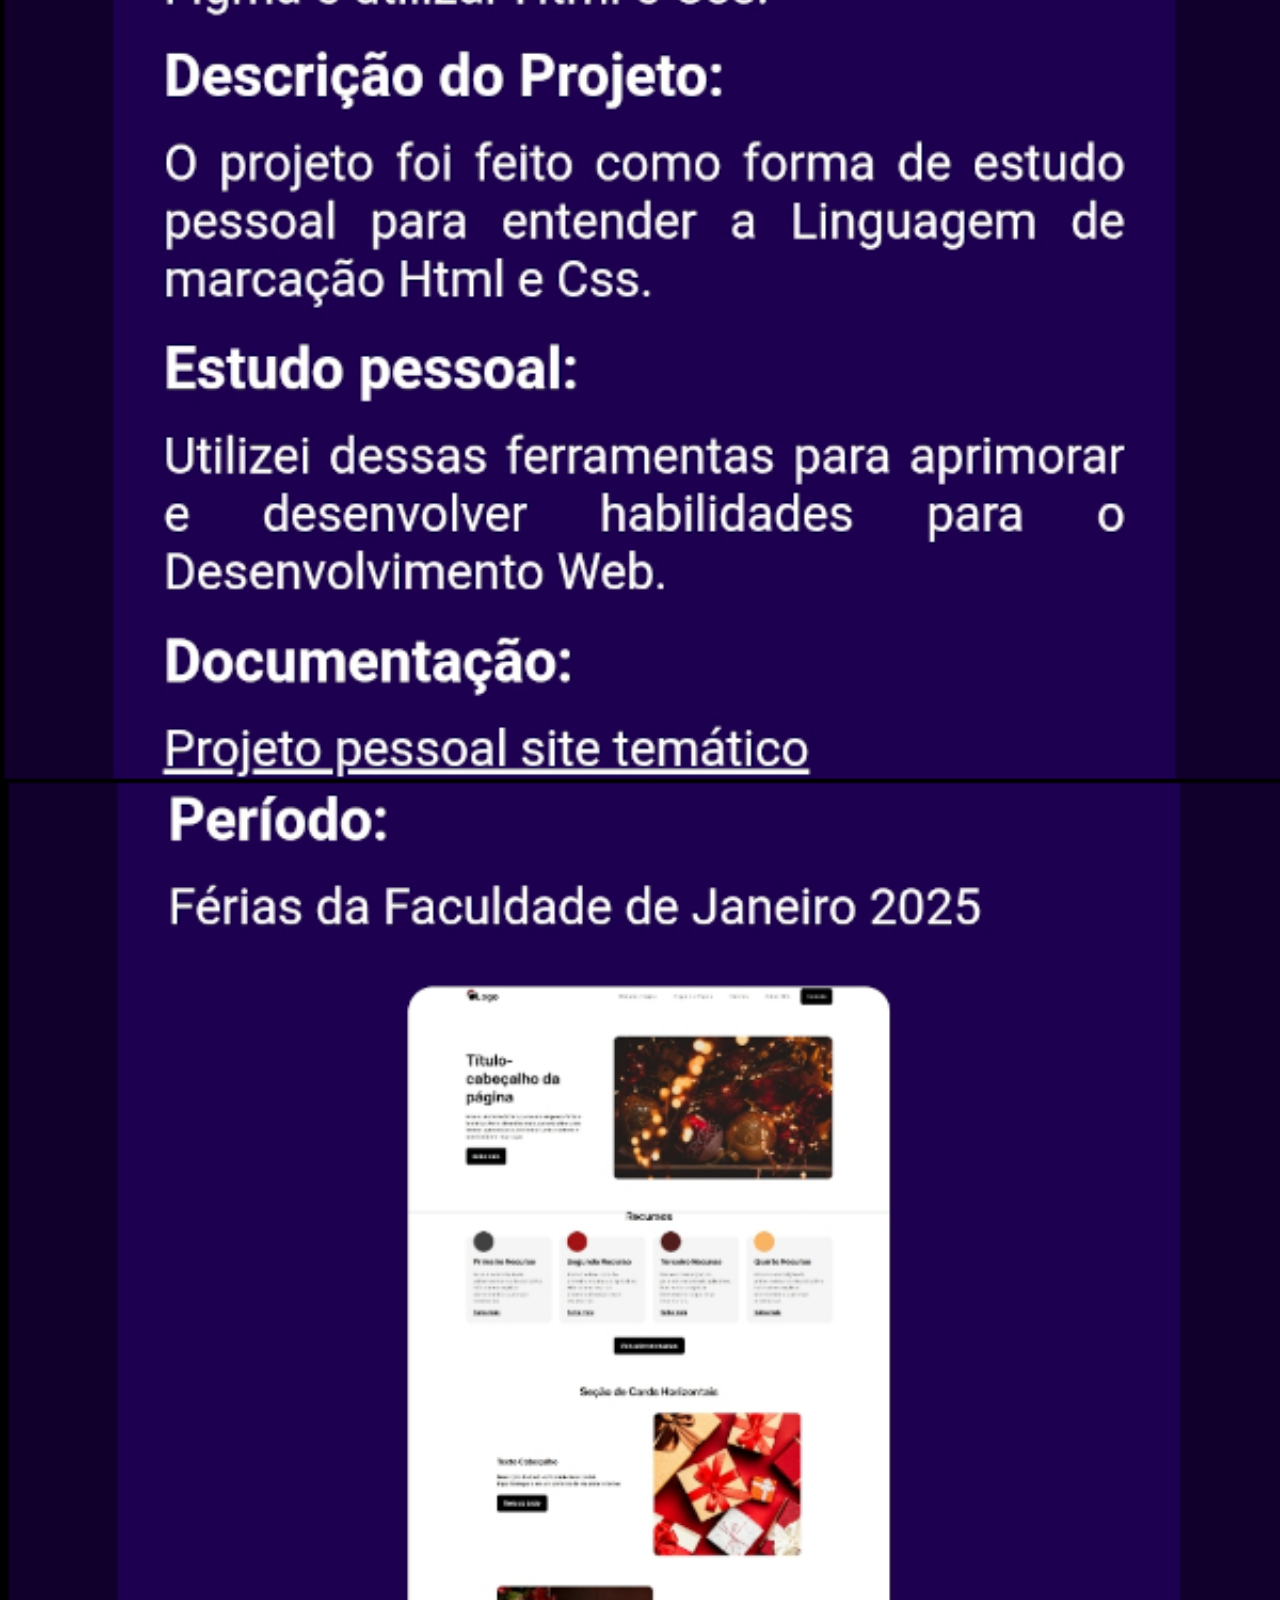
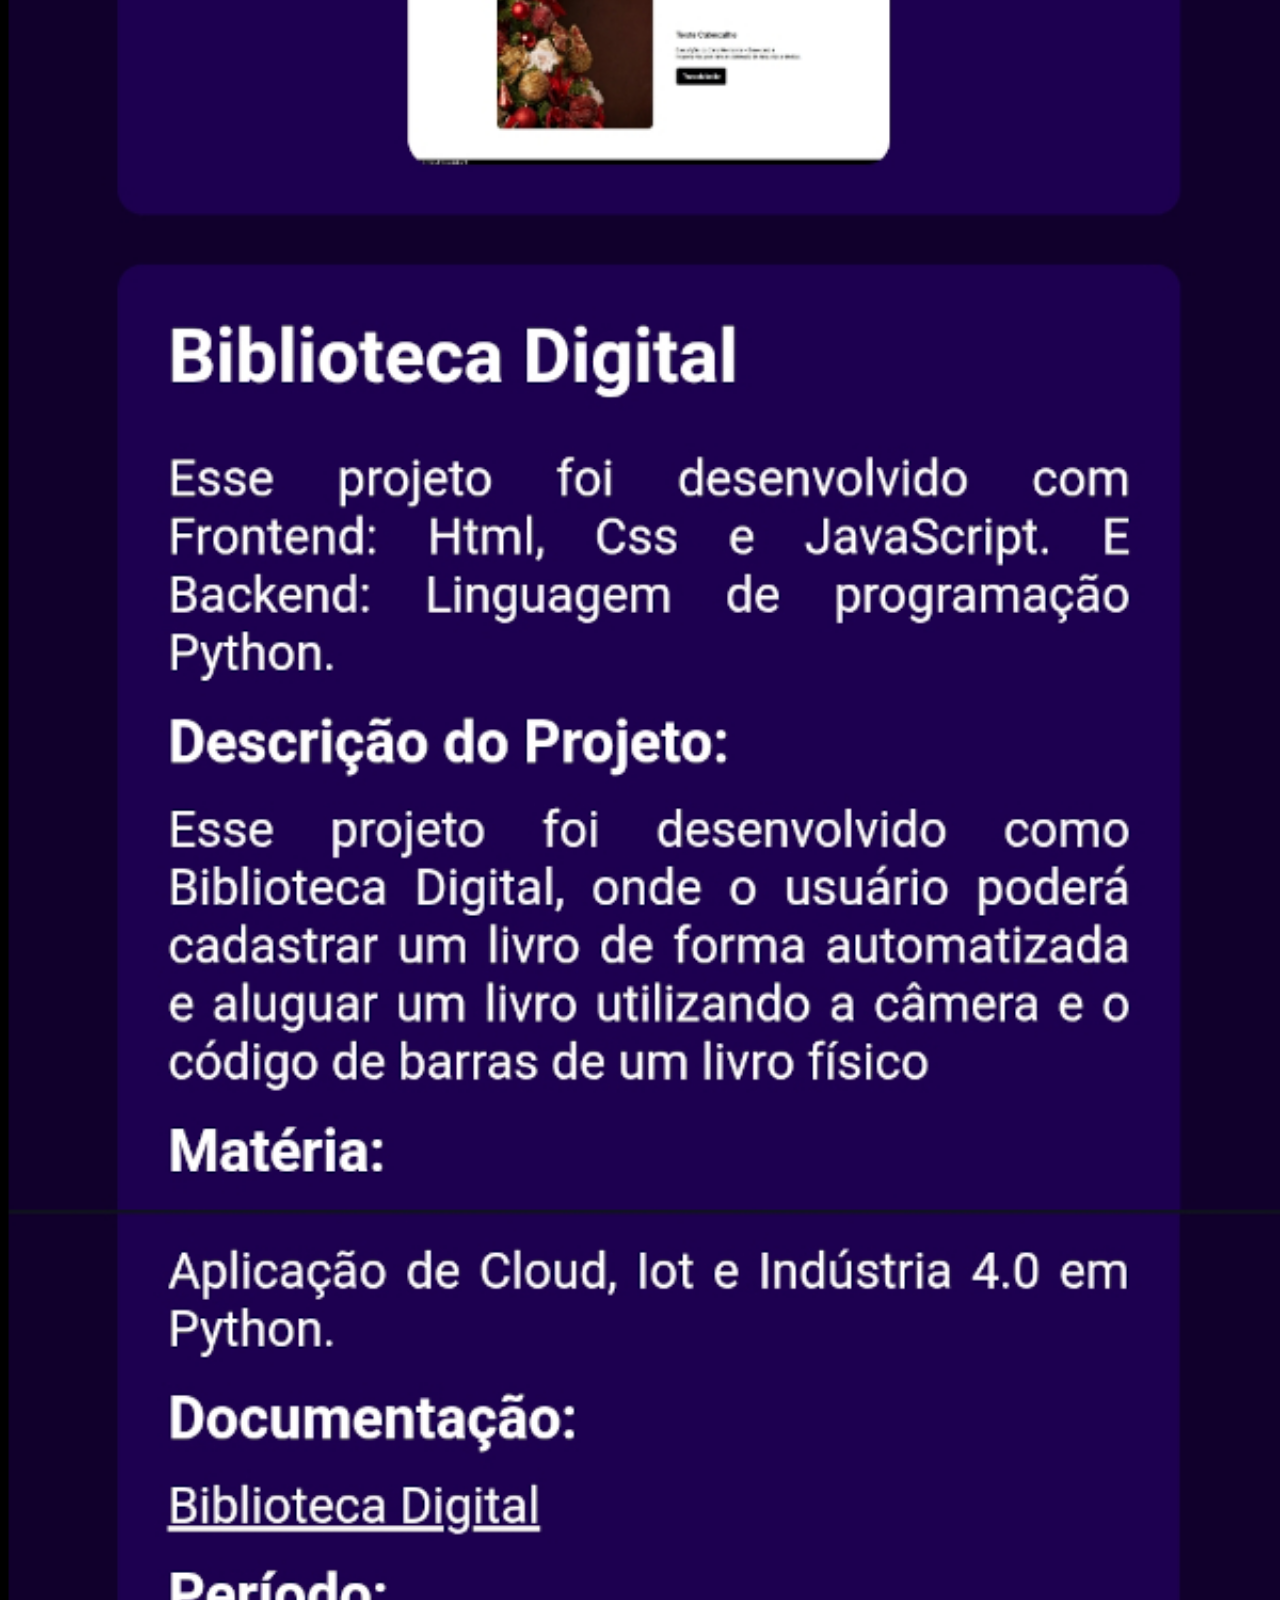
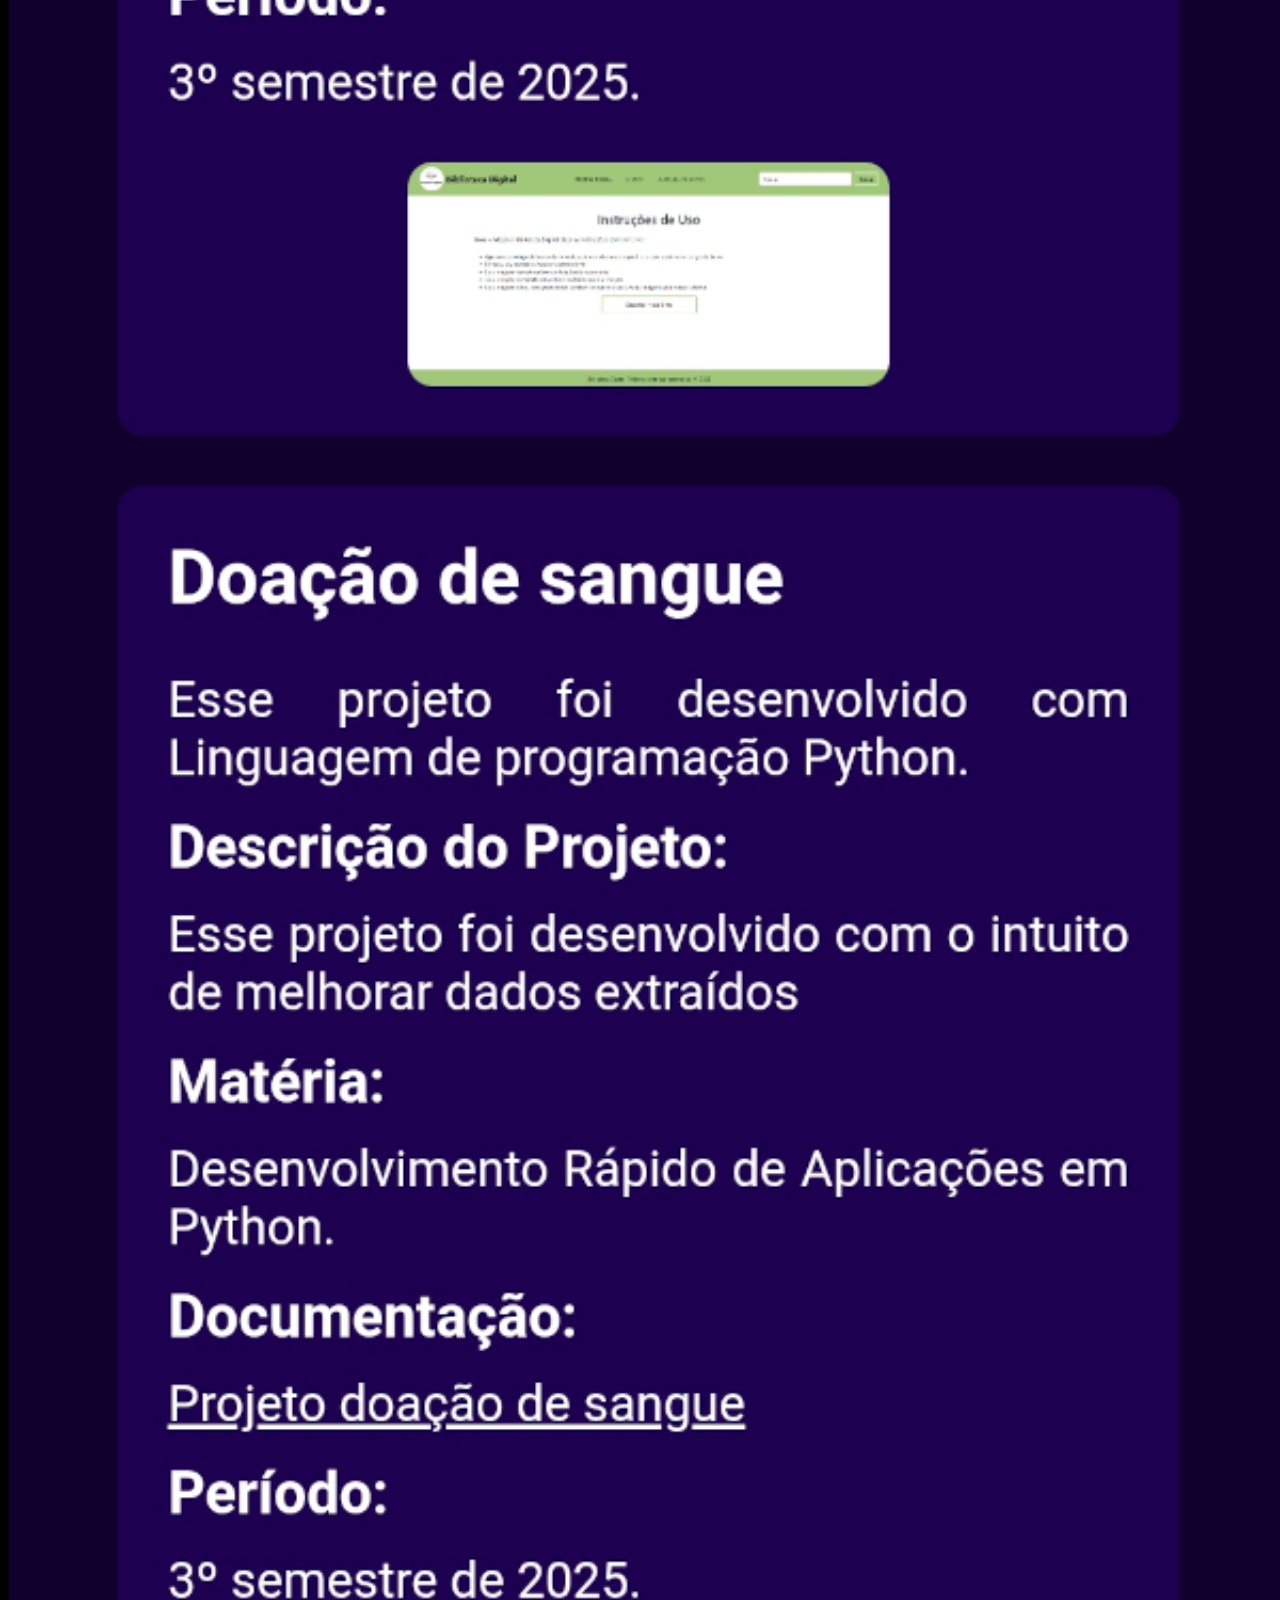
<file: portfolio.html>
<!DOCTYPE html>
<html lang="pt-br">

<head>
    <meta charset="UTF-8">
    <meta name="viewport" content="width=device-width, initial-scale=1.0">
    <title>Portfolio pessoal</title>
    <link rel="stylesheet" href="estilos/social.css">
</head>

<body>
    <img src="imagens/tela-portfolio.jpg" alt="Portfolio">
    <a href="https://natdfernandes.github.io/Portfolio/" target="_blank">ACESSE</a>
</body>

</html>
</file>
<file: estilos/style.css>
@charset "UTF-8";

* {
    margin: 0px;
    padding: 0px;
    font-family: Arial, Helvetica, sans-serif;
}

html,
body {
    height: 100vh;
    width: 100vw;
    background-color: black;
}

body {
    background-color: #10002b;
}

main {
    position: relative;
    height: 100vh;
}

section#telefone {
    position: absolute;
    top: 50%;
    left: 50%;
    transform: translate(-50%, -50%);
    height: 627px;
    width: 311px;
    background: url('../imagens/frame-iphone.png') no-repeat;
}

iframe#tela {
    position: relative;
    top: 80px;
    left: 22px;
    width: 267px;
    height: 471px;

}

section#redes-sociais {
    text-align: right;
    display: flex;
    flex-direction: column;
}

section#redes-sociais img {
    width: 50px;
    margin: 10px;
    border-radius: 25%;
    box-shadow: 2px 2px 5px rgba(0, 0, 0, 400);
    box-sizing: border-box;
}

section#redes-sociais img:hover {
    border: 2px solid white;
    transform: translate(-3px, -3px);
    box-shadow: 5px 5px 10px rgba(0, 0, 0, 623);
    transition: transform .5s;
}

@media screen and (max-width: 450px) {
    section#redes-sociais {
        flex-direction: row;
        justify-content: center;
    }
}
</file>
<file: estilos/social.css>
@charset "UTF-8";

* {
    margin: 0px;
    padding: 0px;
    font-family: Arial, Helvetica, sans-serif;
}

::-webkit-scrollbar {
    width: 0;
    height: 0px;
}

img {
    width: 100vw;
}

a {
    display: block;
    background-color: black;
    color: white;
    padding: 20px;
    text-align: center;
    font-weight: bolder;
    text-decoration: none;
}

a:hover {
    background-color: #1D004F;
}
</file>
